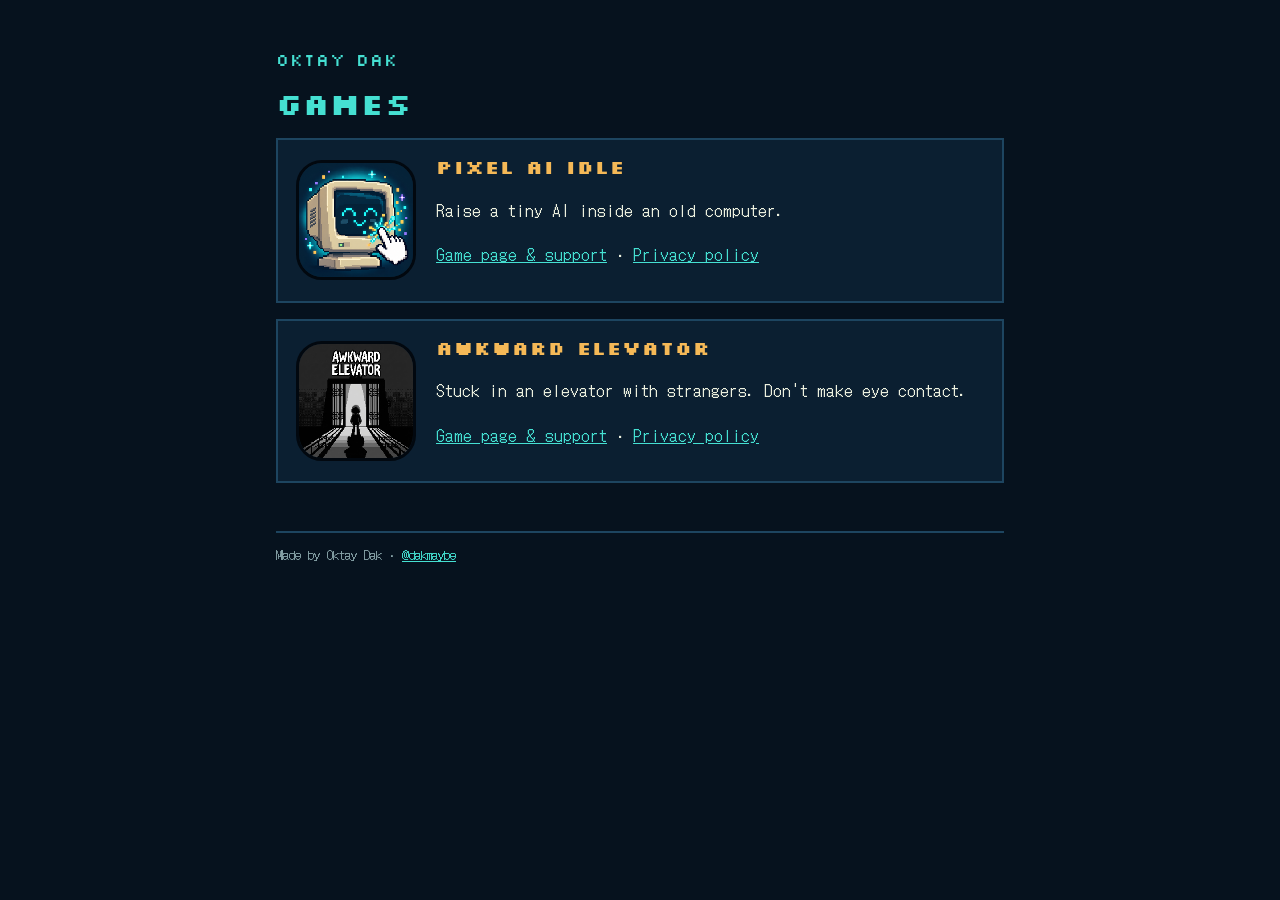
<file: index.html>
<!doctype html><html lang="en"><head><meta charset="utf-8"><meta name="viewport" content="width=device-width, initial-scale=1"><title>Oktay Dak — Games</title><link rel="preconnect" href="https://fonts.googleapis.com"><link rel="preconnect" href="https://fonts.gstatic.com" crossorigin><link href="https://fonts.googleapis.com/css2?family=DotGothic16&family=Silkscreen:wght@400;700&display=swap" rel="stylesheet"><link rel="stylesheet" href="/style.css"></head>
<body><main><p class="brand">OKTAY DAK</p><h1>Games</h1>
<div class="card hero"><img src="/pixel-ai-idle/icon.png" alt="Pixel AI Idle icon"><div><h2 style="margin-top:0">Pixel AI Idle</h2><p>Raise a tiny AI inside an old computer.</p><p><a href="/pixel-ai-idle/">Game page &amp; support</a> · <a href="/pixel-ai-idle/privacy/">Privacy policy</a></p></div></div>
<div class="card hero"><img src="/awkward-elevator/icon.png" alt="Awkward Elevator icon"><div><h2 style="margin-top:0">Awkward Elevator</h2><p>Stuck in an elevator with strangers. Don't make eye contact.</p><p><a href="/awkward-elevator/">Game page &amp; support</a> · <a href="/awkward-elevator/privacy/">Privacy policy</a></p></div></div>
<footer>Made by Oktay Dak · <a href="https://x.com/dakmaybe">@dakmaybe</a></footer></main></body></html>
</file>
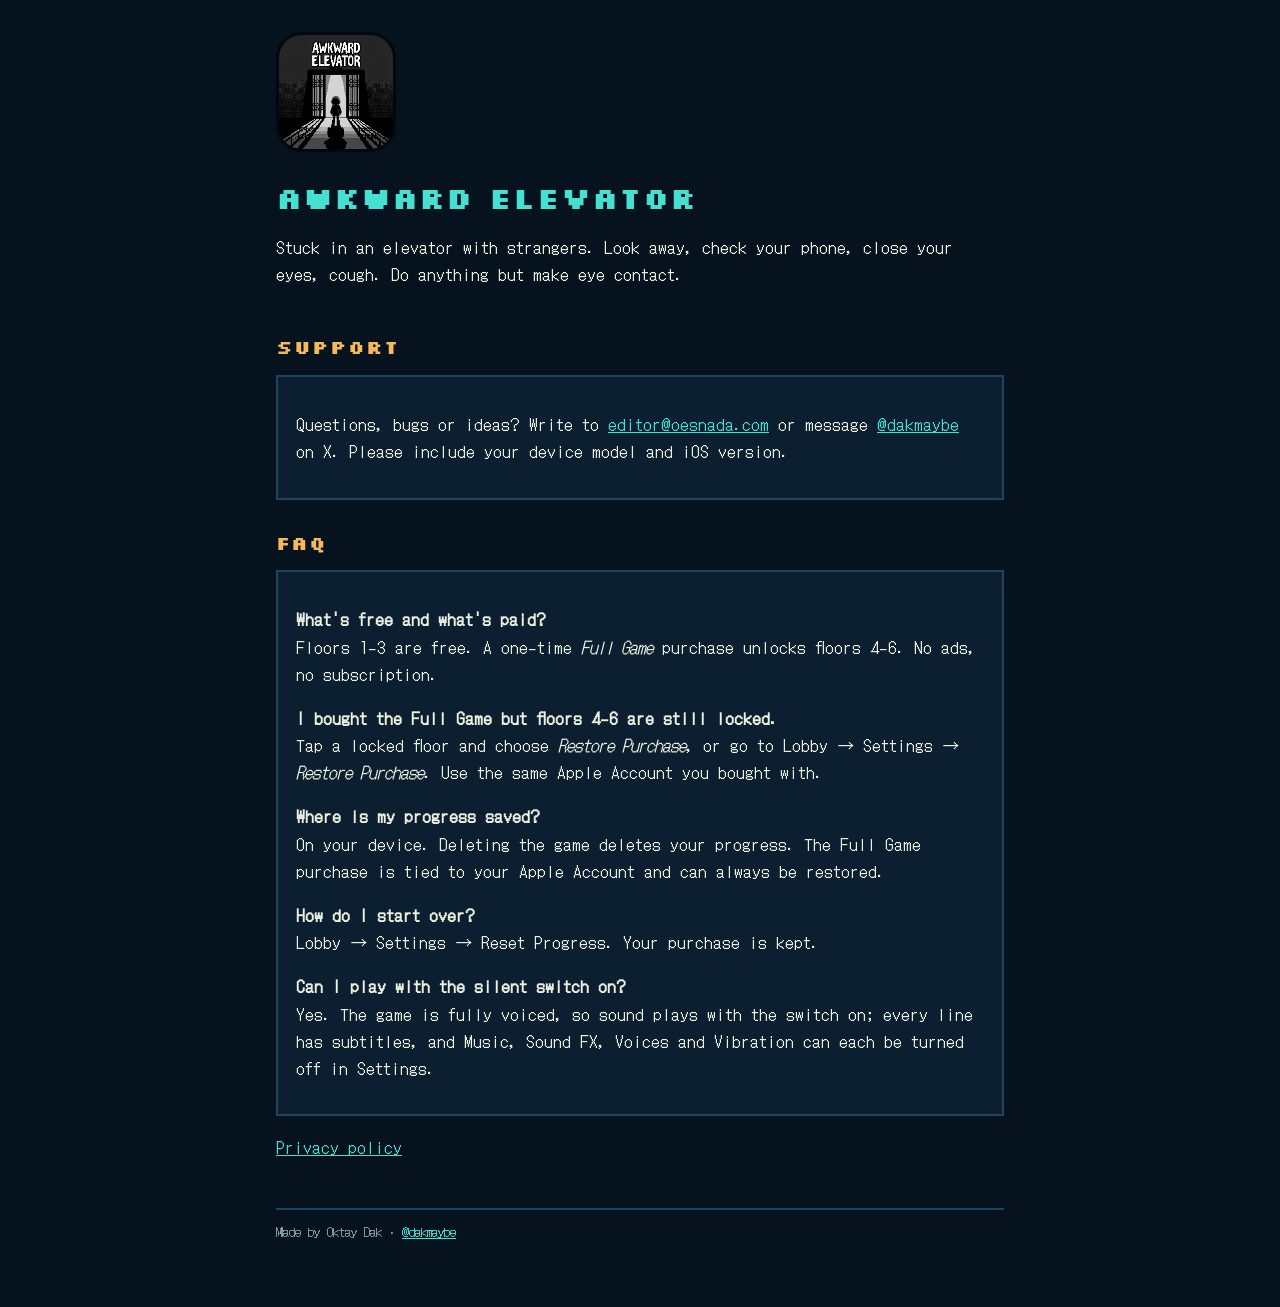
<file: awkward-elevator/index.html>
<!doctype html><html lang="en"><head><meta charset="utf-8"><meta name="viewport" content="width=device-width, initial-scale=1"><title>Awkward Elevator — Support</title><meta name="description" content="Awkward Elevator: stuck in an elevator with strangers. Don't make eye contact."><link rel="preconnect" href="https://fonts.googleapis.com"><link rel="preconnect" href="https://fonts.gstatic.com" crossorigin><link href="https://fonts.googleapis.com/css2?family=DotGothic16&family=Silkscreen:wght@400;700&display=swap" rel="stylesheet"><link rel="stylesheet" href="/style.css"></head>
<body><main>
<div class="hero"><img src="icon.png" alt="Awkward Elevator icon"><div><h1>AWKWARD ELEVATOR</h1><p>Stuck in an elevator with strangers. Look away, check your phone, close your eyes, cough. Do anything but make eye contact.</p></div></div>

<h2>Support</h2>
<div class="card">
<p>Questions, bugs or ideas? Write to <a href="mailto:editor@oesnada.com">editor@oesnada.com</a> or message <a href="https://x.com/dakmaybe">@dakmaybe</a> on X. Please include your device model and iOS version.</p>
</div>

<h2>FAQ</h2>
<div class="card">
<p><b>What's free and what's paid?</b><br>Floors 1-3 are free. A one-time <i>Full Game</i> purchase unlocks floors 4-6. No ads, no subscription.</p>
<p><b>I bought the Full Game but floors 4-6 are still locked.</b><br>Tap a locked floor and choose <i>Restore Purchase</i>, or go to Lobby → Settings → <i>Restore Purchase</i>. Use the same Apple Account you bought with.</p>
<p><b>Where is my progress saved?</b><br>On your device. Deleting the game deletes your progress. The Full Game purchase is tied to your Apple Account and can always be restored.</p>
<p><b>How do I start over?</b><br>Lobby → Settings → Reset Progress. Your purchase is kept.</p>
<p><b>Can I play with the silent switch on?</b><br>Yes. The game is fully voiced, so sound plays with the switch on; every line has subtitles, and Music, Sound FX, Voices and Vibration can each be turned off in Settings.</p>
</div>

<p><a href="privacy/">Privacy policy</a></p>
<footer>Made by Oktay Dak · <a href="https://x.com/dakmaybe">@dakmaybe</a></footer>
</main></body></html>
</file>
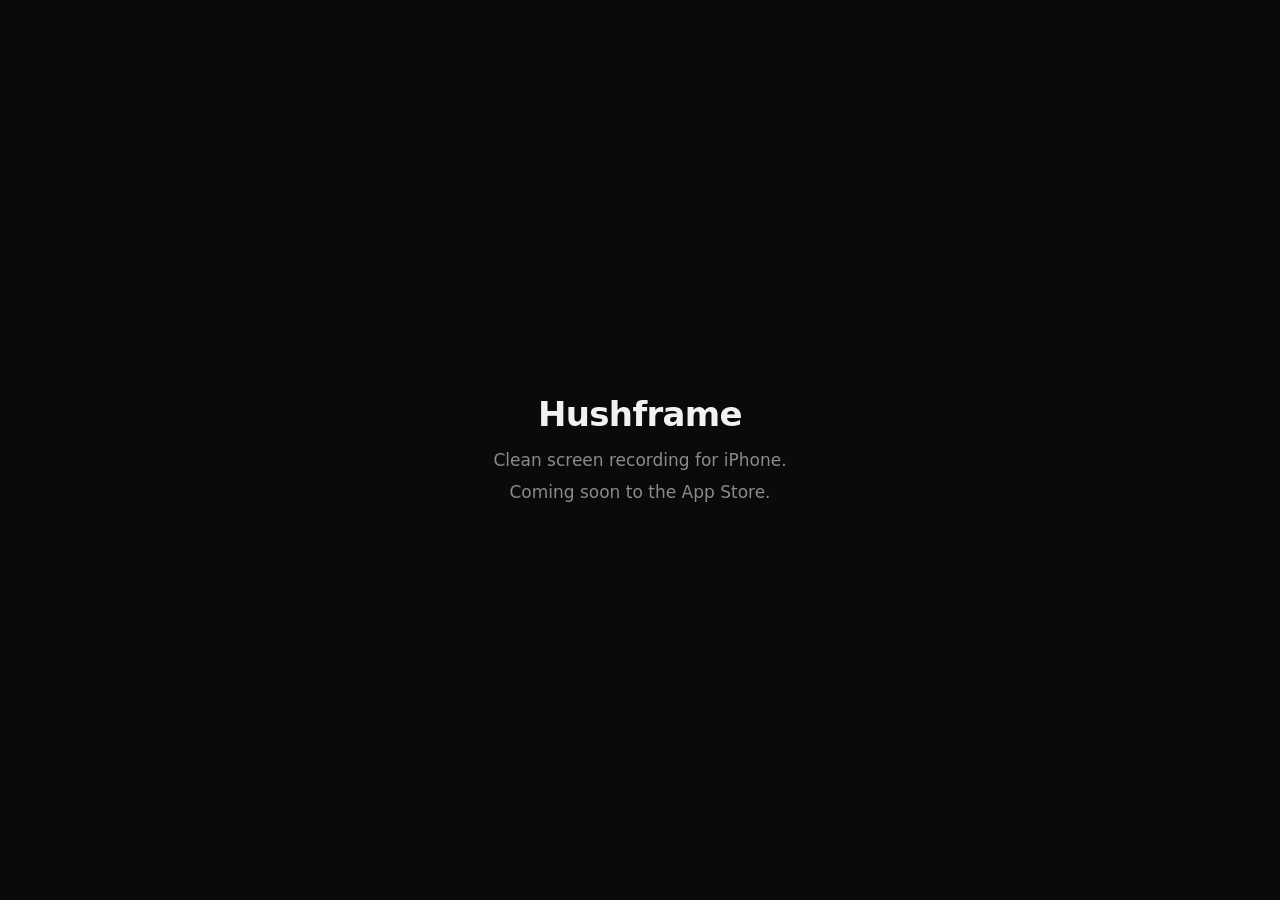
<file: hushframe/index.html>
<!doctype html><html lang="en"><head><meta charset="utf-8"><meta name="viewport" content="width=device-width, initial-scale=1">
<title>Hushframe</title><meta name="description" content="Clean screen recording for iPhone. No notifications, no status bar.">
<style>
:root{color-scheme:dark}body{margin:0;min-height:100vh;display:grid;place-items:center;background:#0A0A0B;color:#F2F2F2;font:17px/1.5 -apple-system,BlinkMacSystemFont,system-ui,sans-serif;padding:24px;box-sizing:border-box}
main{max-width:420px;text-align:center}h1{font-size:34px;letter-spacing:-.02em;margin:0 0 8px}p{color:#8A8A8F;margin:0 0 6px}
</style></head><body><main><h1>Hushframe</h1><p>Clean screen recording for iPhone.</p><p>Coming soon to the App Store.</p></main></body></html>
</file>
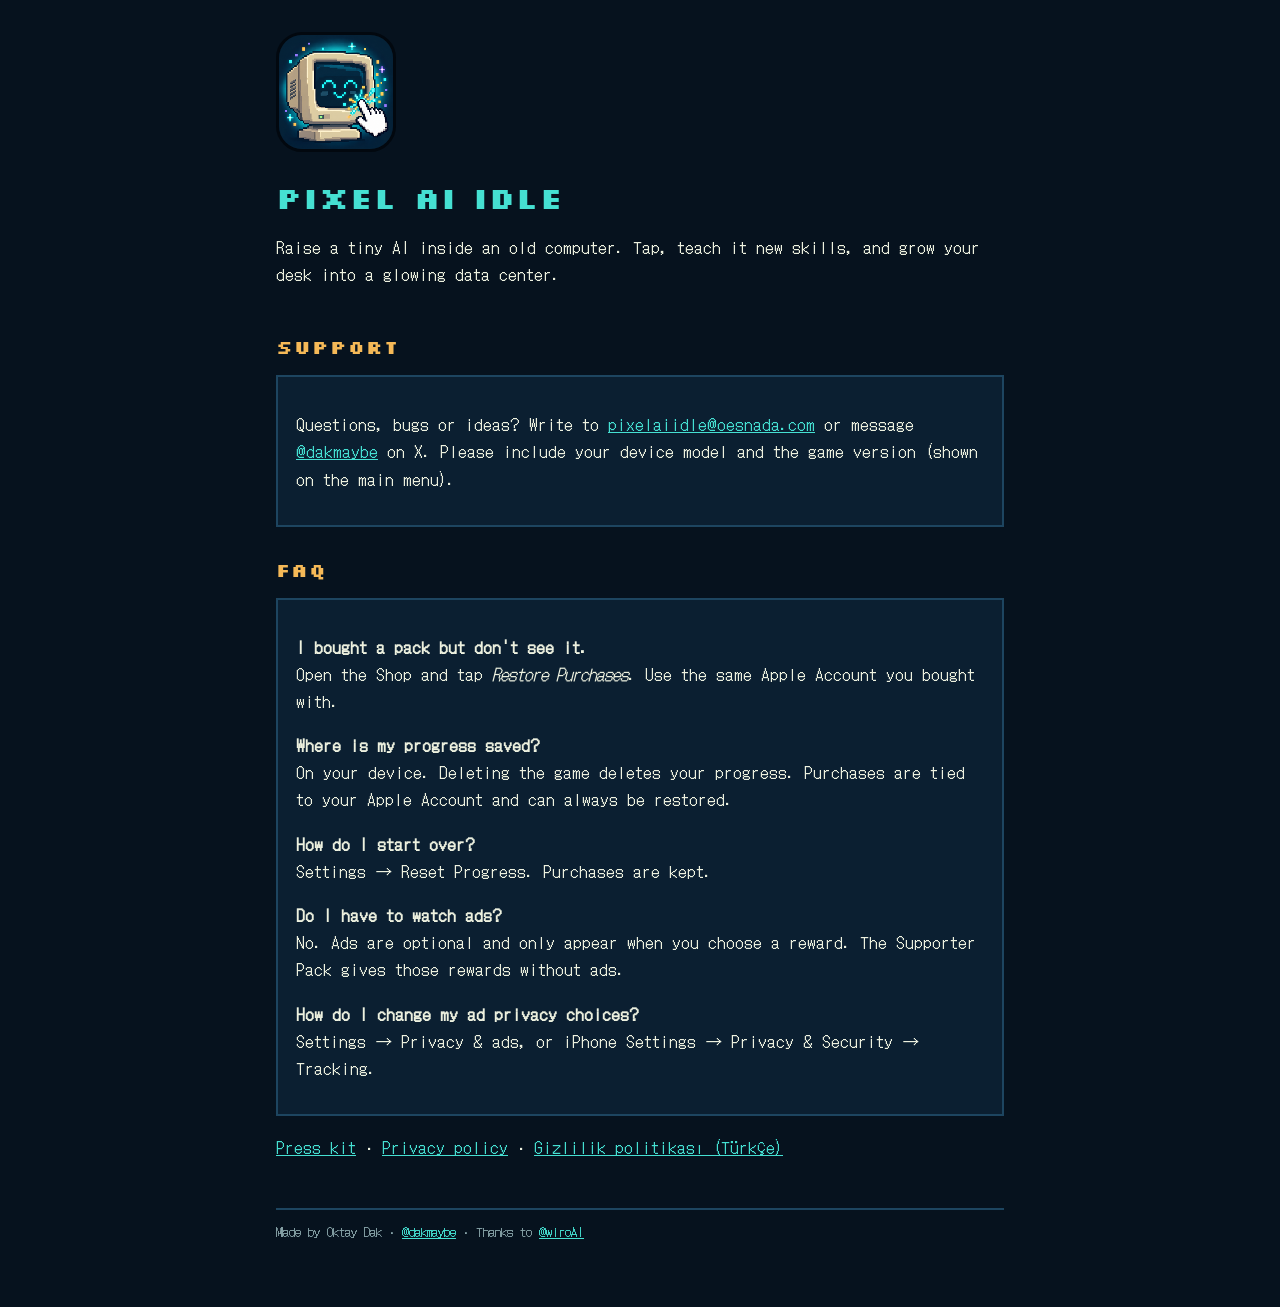
<file: pixel-ai-idle/index.html>
<!doctype html><html lang="en"><head><meta charset="utf-8"><meta name="viewport" content="width=device-width, initial-scale=1"><title>Pixel AI Idle — Support</title><meta name="description" content="Pixel AI Idle: raise a tiny AI inside an old computer. Support and contact."><link rel="preconnect" href="https://fonts.googleapis.com"><link rel="preconnect" href="https://fonts.gstatic.com" crossorigin><link href="https://fonts.googleapis.com/css2?family=DotGothic16&family=Silkscreen:wght@400;700&display=swap" rel="stylesheet"><link rel="stylesheet" href="/style.css"></head>
<body><main>
<div class="hero"><img src="icon.png" alt="Pixel AI Idle icon"><div><h1>PIXEL AI IDLE</h1><p>Raise a tiny AI inside an old computer. Tap, teach it new skills, and grow your desk into a glowing data center.</p></div></div>

<h2>Support</h2>
<div class="card">
<p>Questions, bugs or ideas? Write to <a href="mailto:pixelaiidle@oesnada.com">pixelaiidle@oesnada.com</a> or message <a href="https://x.com/dakmaybe">@dakmaybe</a> on X. Please include your device model and the game version (shown on the main menu).</p>
</div>

<h2>FAQ</h2>
<div class="card">
<p><b>I bought a pack but don't see it.</b><br>Open the Shop and tap <i>Restore Purchases</i>. Use the same Apple Account you bought with.</p>
<p><b>Where is my progress saved?</b><br>On your device. Deleting the game deletes your progress. Purchases are tied to your Apple Account and can always be restored.</p>
<p><b>How do I start over?</b><br>Settings → Reset Progress. Purchases are kept.</p>
<p><b>Do I have to watch ads?</b><br>No. Ads are optional and only appear when you choose a reward. The Supporter Pack gives those rewards without ads.</p>
<p><b>How do I change my ad privacy choices?</b><br>Settings → Privacy &amp; ads, or iPhone Settings → Privacy &amp; Security → Tracking.</p>
</div>

<p><a href="press/">Press kit</a> · <a href="privacy/">Privacy policy</a> · <a href="privacy/tr.html">Gizlilik politikası (Türkçe)</a></p>
<footer>Made by Oktay Dak · <a href="https://x.com/dakmaybe">@dakmaybe</a> · Thanks to <a href="https://x.com/wiroAI">@wiroAI</a></footer>
</main></body></html>
</file>
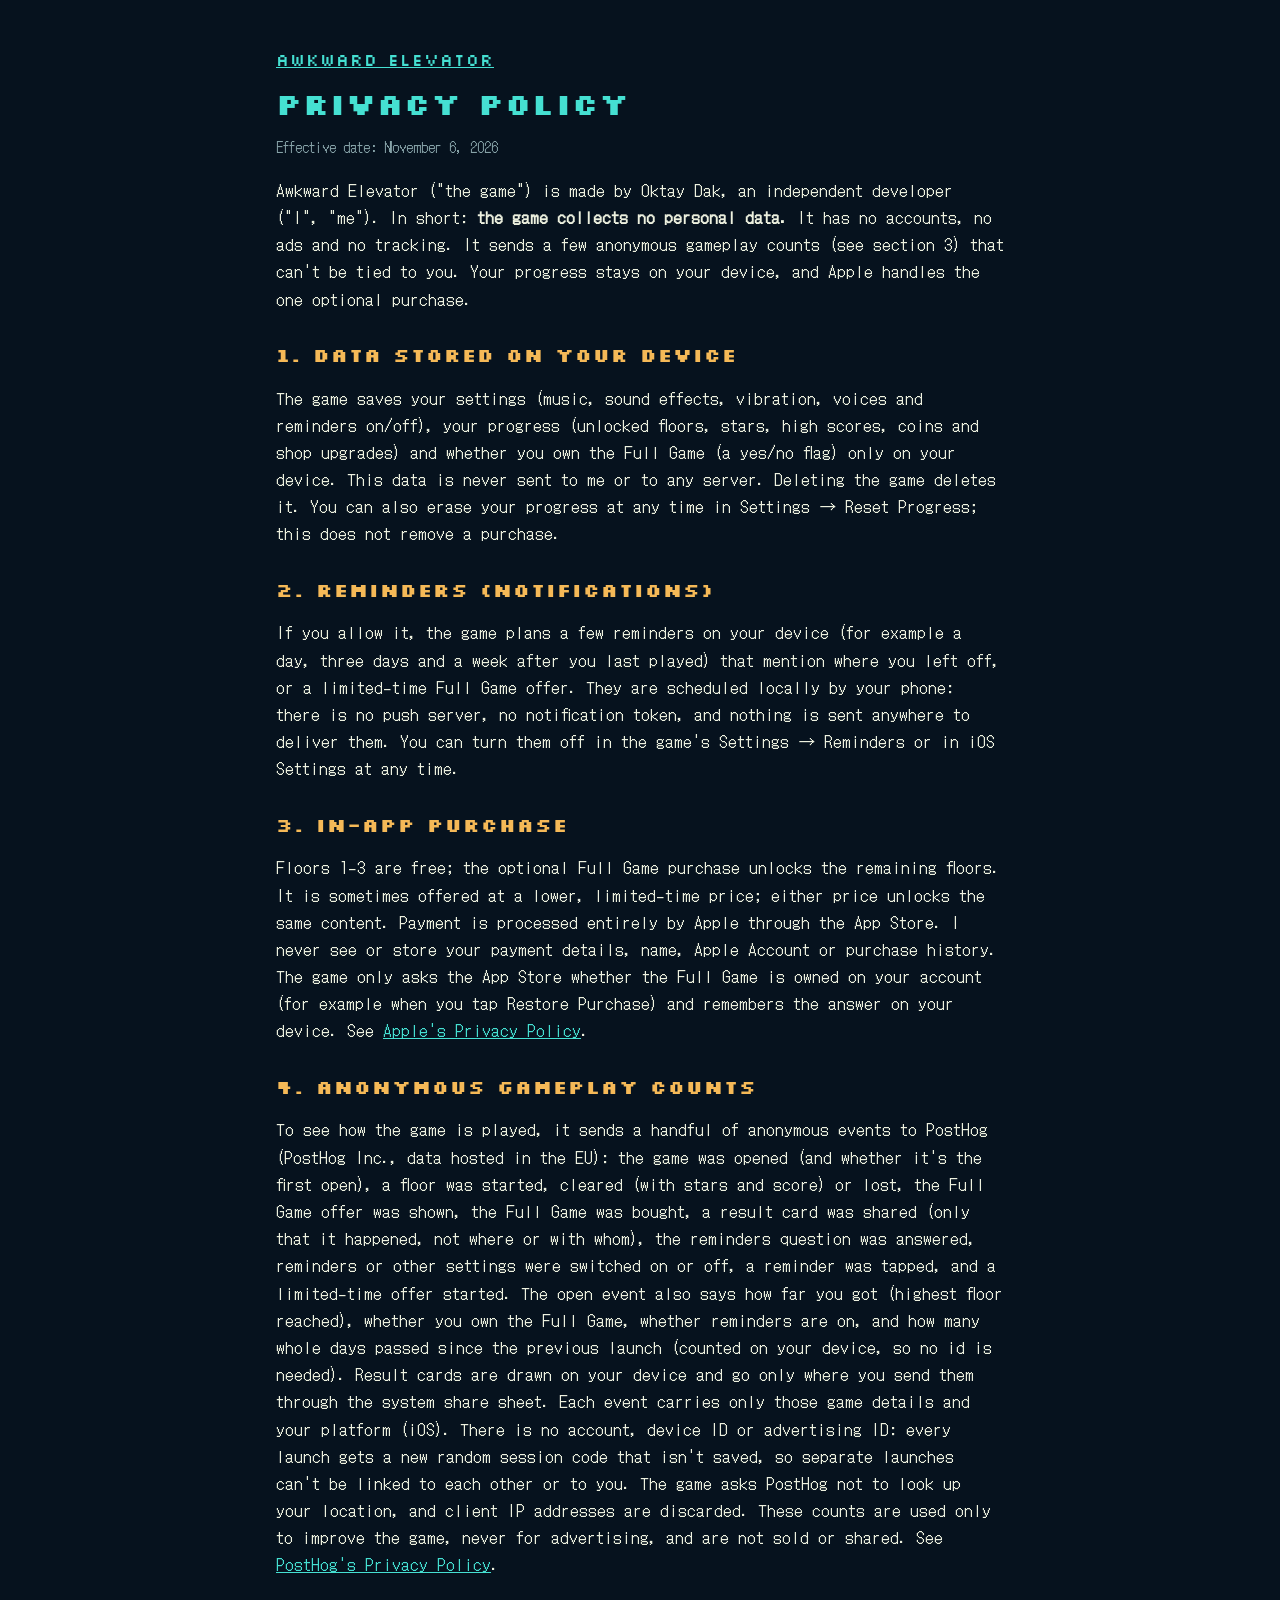
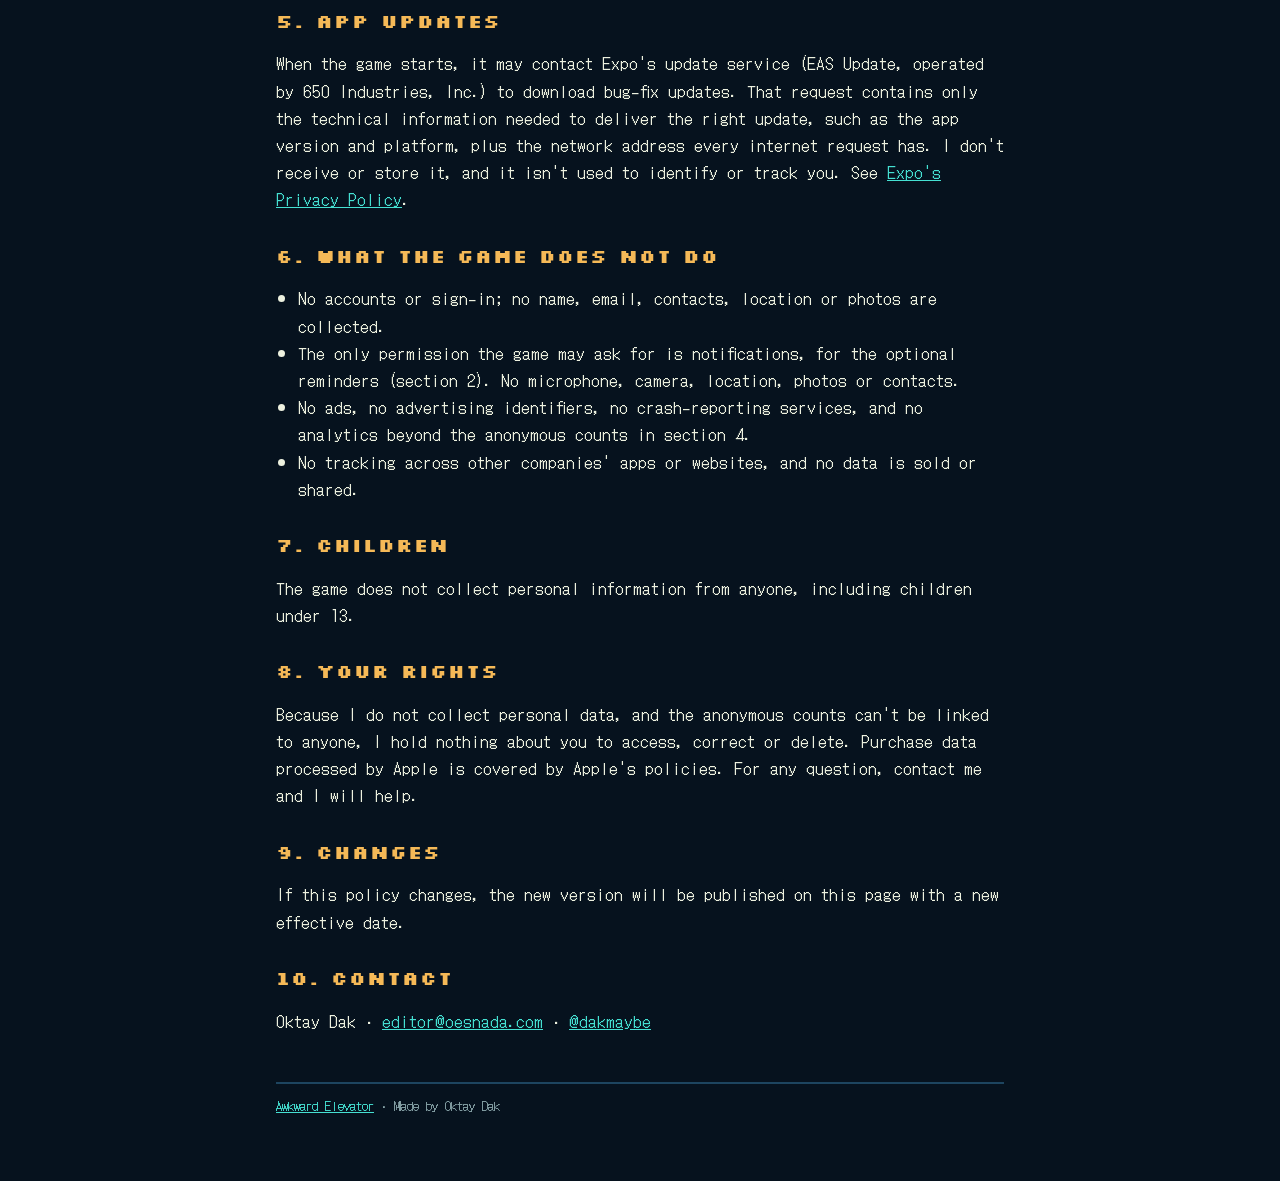
<file: awkward-elevator/privacy/index.html>
<!doctype html><html lang="en"><head><meta charset="utf-8"><meta name="viewport" content="width=device-width, initial-scale=1"><title>Awkward Elevator — Privacy Policy</title><meta name="description" content="Awkward Elevator: stuck in an elevator with strangers. Don't make eye contact."><link rel="preconnect" href="https://fonts.googleapis.com"><link rel="preconnect" href="https://fonts.gstatic.com" crossorigin><link href="https://fonts.googleapis.com/css2?family=DotGothic16&family=Silkscreen:wght@400;700&display=swap" rel="stylesheet"><link rel="stylesheet" href="/style.css"></head>
<body><main>
<p class="brand"><a href="../">AWKWARD ELEVATOR</a></p>
<h1>Privacy Policy</h1>
<p class="muted">Effective date: November 6, 2026</p>

<p>Awkward Elevator ("the game") is made by Oktay Dak, an independent developer ("I", "me"). In short: <b>the game collects no personal data.</b> It has no accounts, no ads and no tracking. It sends a few anonymous gameplay counts (see section 3) that can't be tied to you. Your progress stays on your device, and Apple handles the one optional purchase.</p>

<h2>1. Data stored on your device</h2>
<p>The game saves your settings (music, sound effects, vibration, voices and reminders on/off), your progress (unlocked floors, stars, high scores, coins and shop upgrades) and whether you own the Full Game (a yes/no flag) only on your device. This data is never sent to me or to any server. Deleting the game deletes it. You can also erase your progress at any time in Settings → Reset Progress; this does not remove a purchase.</p>

<h2>2. Reminders (notifications)</h2>
<p>If you allow it, the game plans a few reminders on your device (for example a day, three days and a week after you last played) that mention where you left off, or a limited-time Full Game offer. They are scheduled locally by your phone: there is no push server, no notification token, and nothing is sent anywhere to deliver them. You can turn them off in the game's Settings → Reminders or in iOS Settings at any time.</p>

<h2>3. In-app purchase</h2>
<p>Floors 1-3 are free; the optional Full Game purchase unlocks the remaining floors. It is sometimes offered at a lower, limited-time price; either price unlocks the same content. Payment is processed entirely by Apple through the App Store. I never see or store your payment details, name, Apple Account or purchase history. The game only asks the App Store whether the Full Game is owned on your account (for example when you tap Restore Purchase) and remembers the answer on your device. See <a href="https://www.apple.com/legal/privacy/">Apple's Privacy Policy</a>.</p>

<h2>4. Anonymous gameplay counts</h2>
<p>To see how the game is played, it sends a handful of anonymous events to PostHog (PostHog Inc., data hosted in the EU): the game was opened (and whether it's the first open), a floor was started, cleared (with stars and score) or lost, the Full Game offer was shown, the Full Game was bought, a result card was shared (only that it happened, not where or with whom), the reminders question was answered, reminders or other settings were switched on or off, a reminder was tapped, and a limited-time offer started. The open event also says how far you got (highest floor reached), whether you own the Full Game, whether reminders are on, and how many whole days passed since the previous launch (counted on your device, so no id is needed). Result cards are drawn on your device and go only where you send them through the system share sheet. Each event carries only those game details and your platform (iOS). There is no account, device ID or advertising ID: every launch gets a new random session code that isn't saved, so separate launches can't be linked to each other or to you. The game asks PostHog not to look up your location, and client IP addresses are discarded. These counts are used only to improve the game, never for advertising, and are not sold or shared. See <a href="https://posthog.com/privacy">PostHog's Privacy Policy</a>.</p>

<h2>5. App updates</h2>
<p>When the game starts, it may contact Expo's update service (EAS Update, operated by 650 Industries, Inc.) to download bug-fix updates. That request contains only the technical information needed to deliver the right update, such as the app version and platform, plus the network address every internet request has. I don't receive or store it, and it isn't used to identify or track you. See <a href="https://expo.dev/privacy">Expo's Privacy Policy</a>.</p>

<h2>6. What the game does not do</h2>
<ul>
<li>No accounts or sign-in; no name, email, contacts, location or photos are collected.</li>
<li>The only permission the game may ask for is notifications, for the optional reminders (section 2). No microphone, camera, location, photos or contacts.</li>
<li>No ads, no advertising identifiers, no crash-reporting services, and no analytics beyond the anonymous counts in section 4.</li>
<li>No tracking across other companies' apps or websites, and no data is sold or shared.</li>
</ul>

<h2>7. Children</h2>
<p>The game does not collect personal information from anyone, including children under 13.</p>

<h2>8. Your rights</h2>
<p>Because I do not collect personal data, and the anonymous counts can't be linked to anyone, I hold nothing about you to access, correct or delete. Purchase data processed by Apple is covered by Apple's policies. For any question, contact me and I will help.</p>

<h2>9. Changes</h2>
<p>If this policy changes, the new version will be published on this page with a new effective date.</p>

<h2>10. Contact</h2>
<p>Oktay Dak · <a href="mailto:editor@oesnada.com">editor@oesnada.com</a> · <a href="https://x.com/dakmaybe">@dakmaybe</a></p>
<footer><a href="../">Awkward Elevator</a> · Made by Oktay Dak</footer>
</main></body></html>
</file>
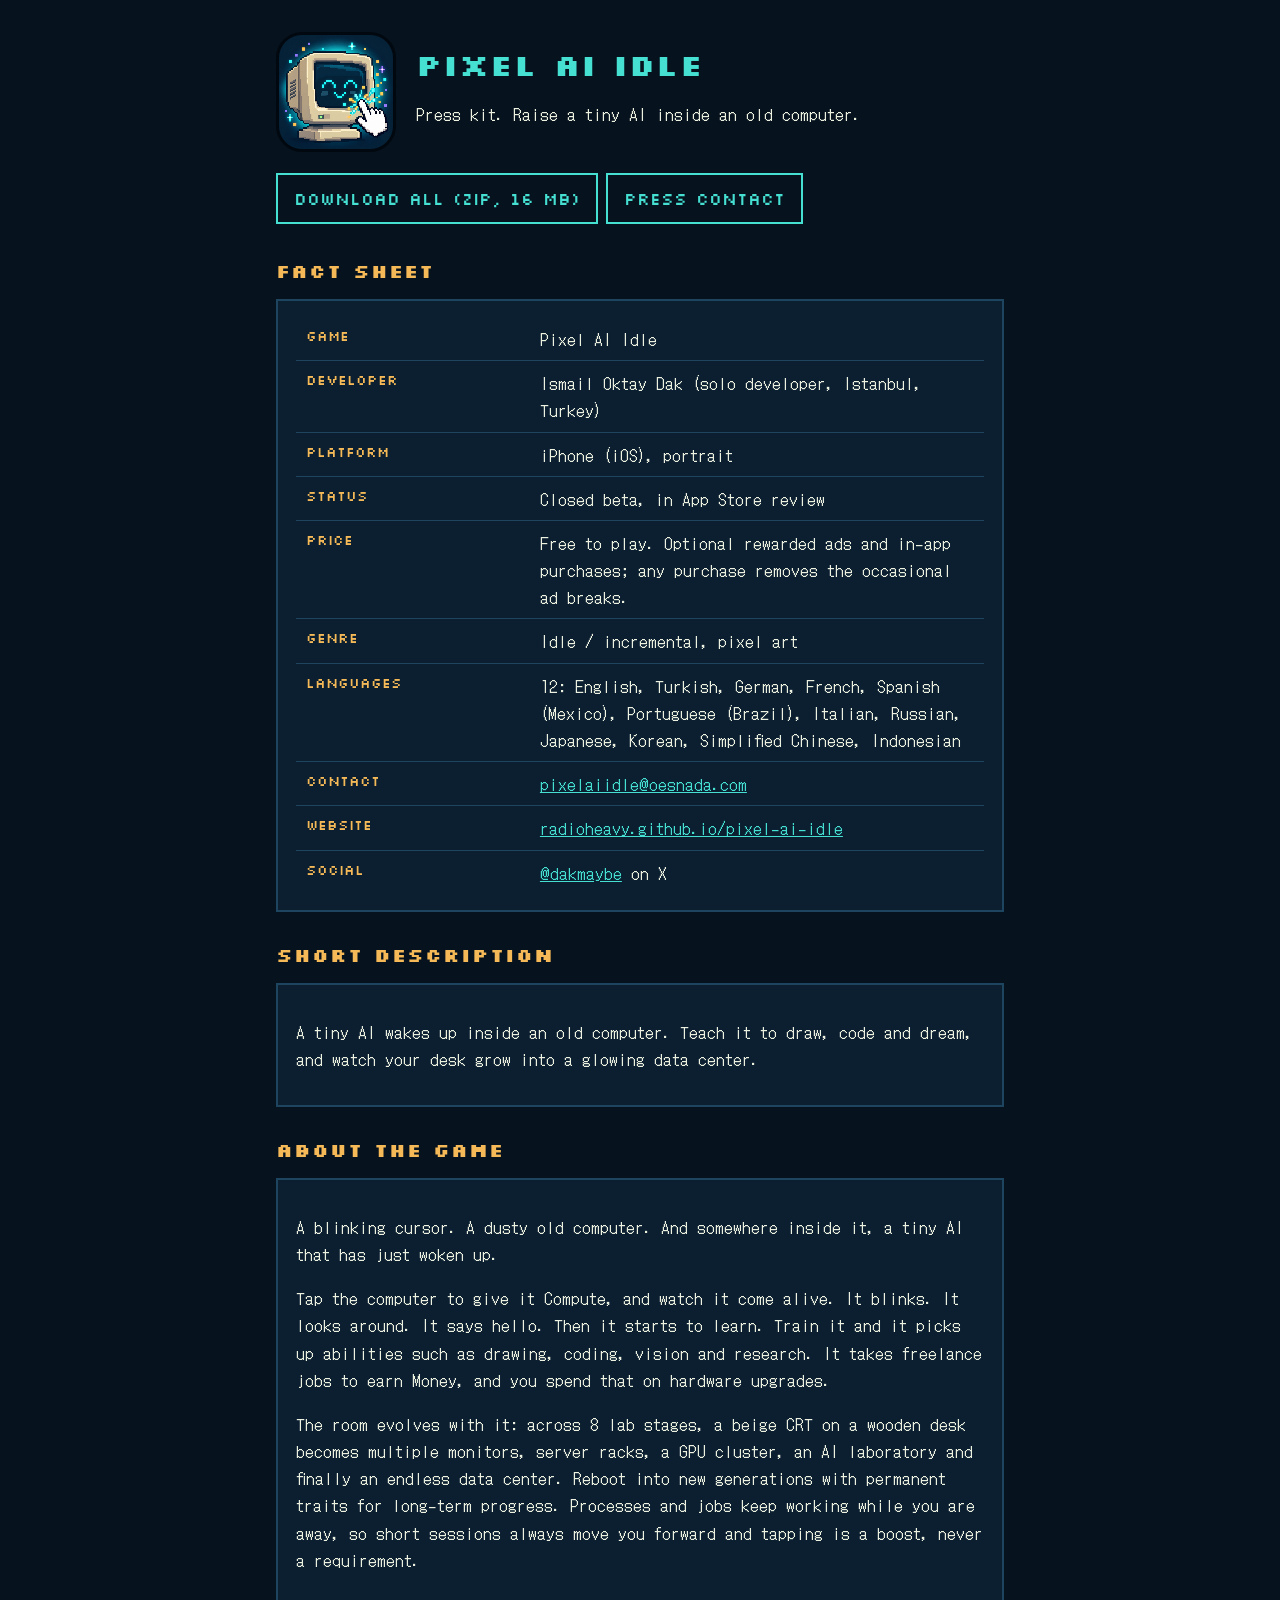
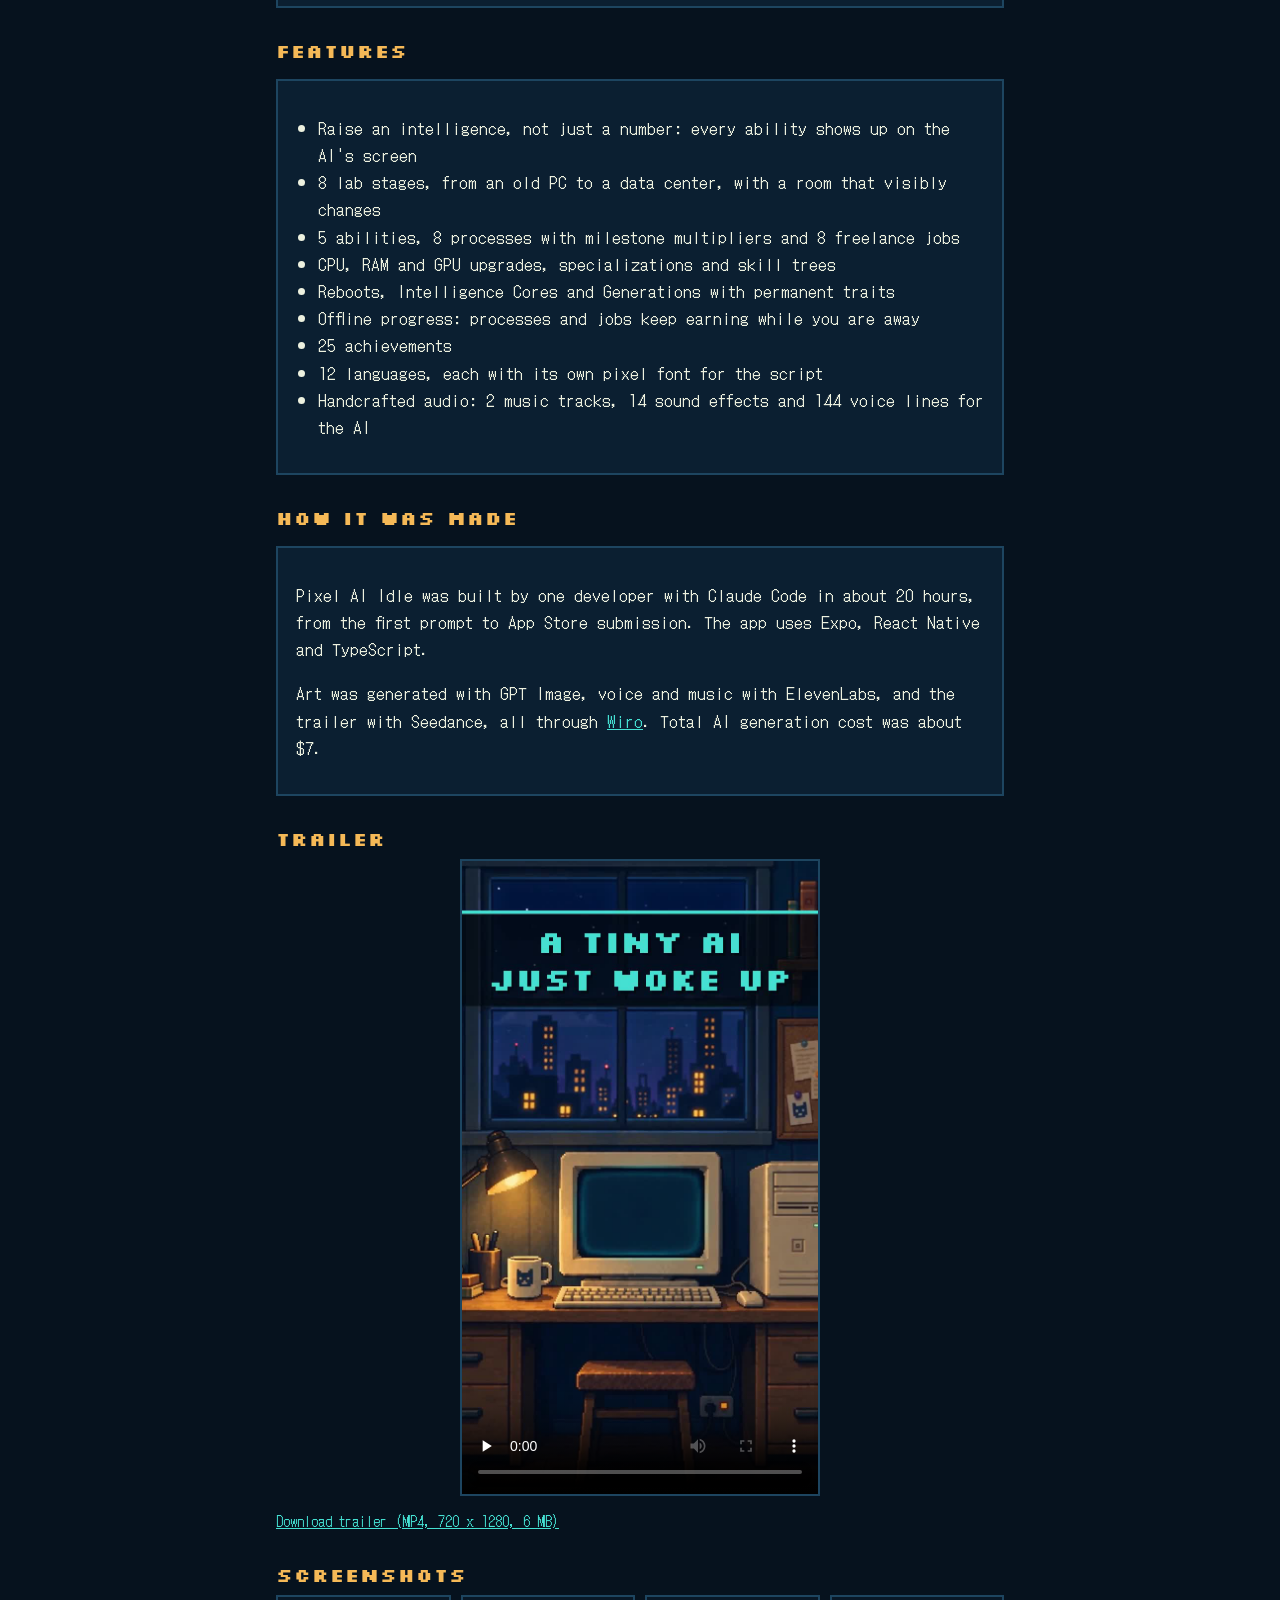
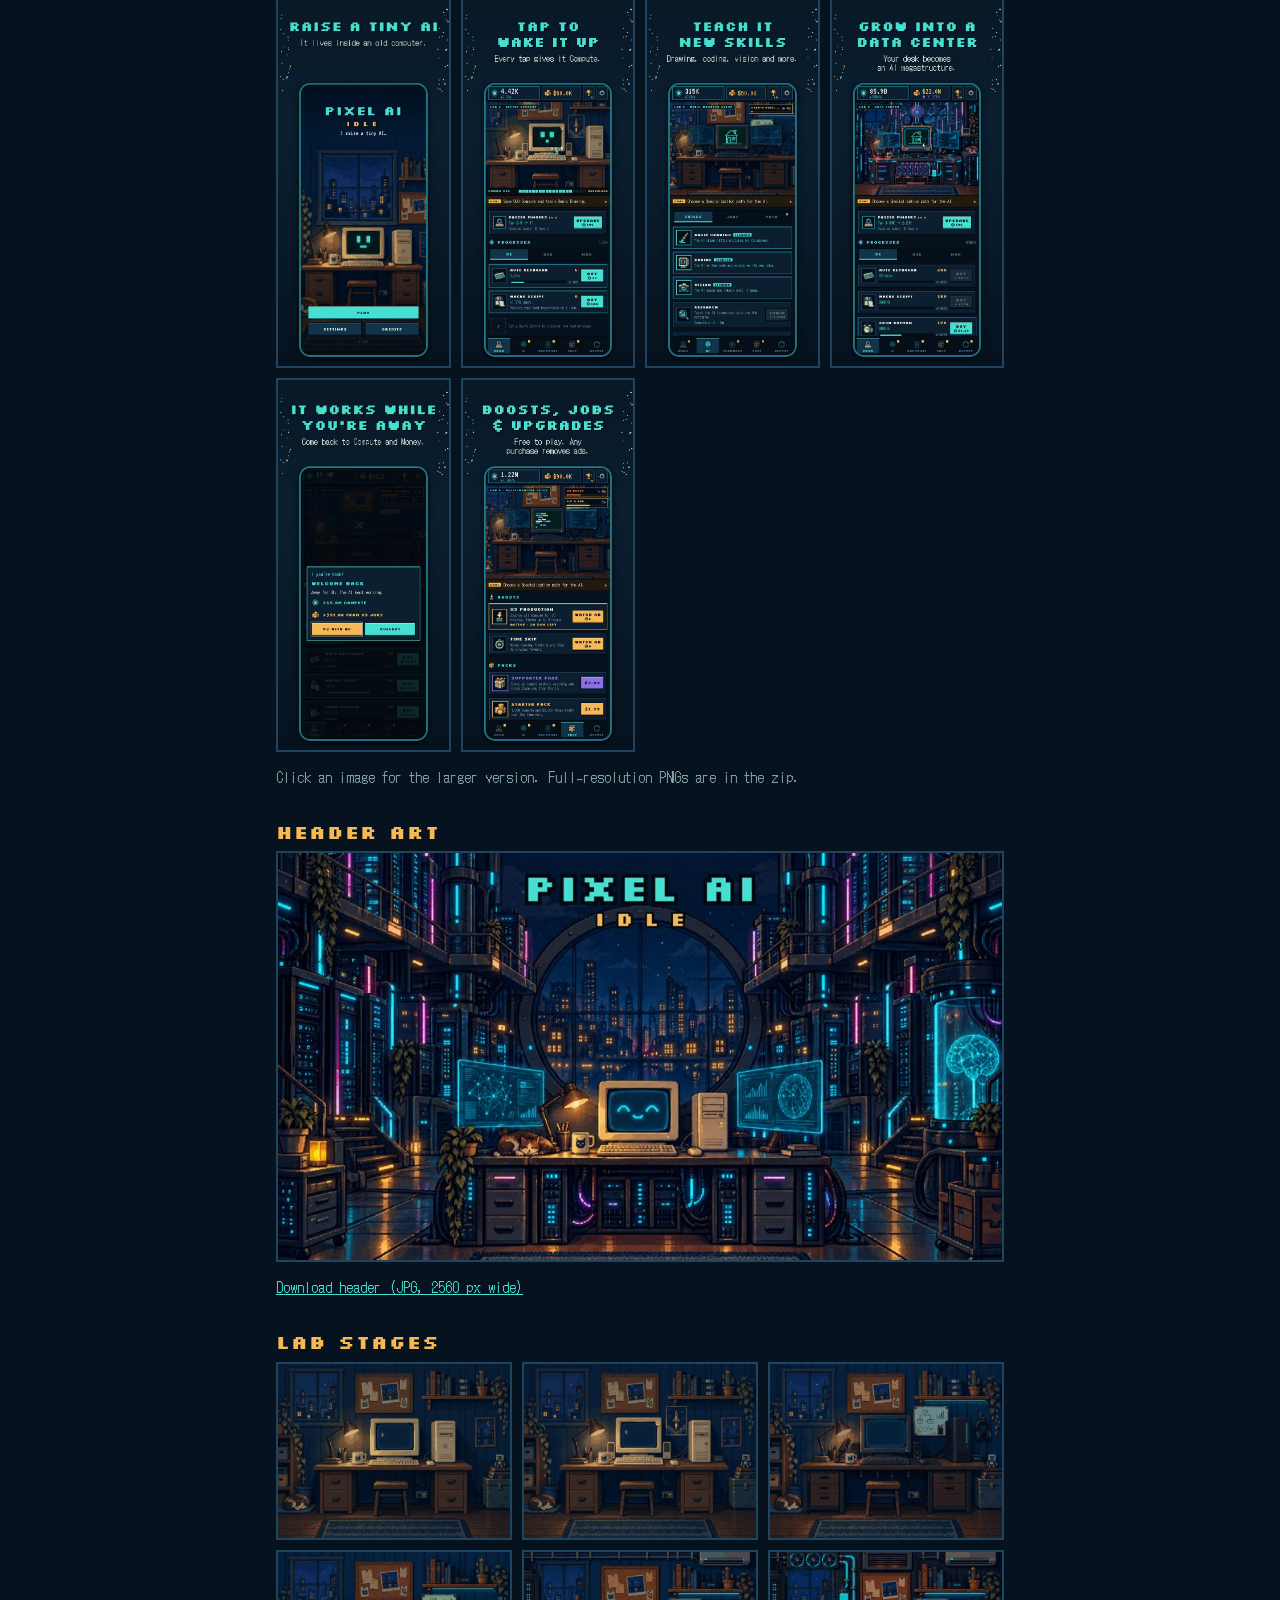
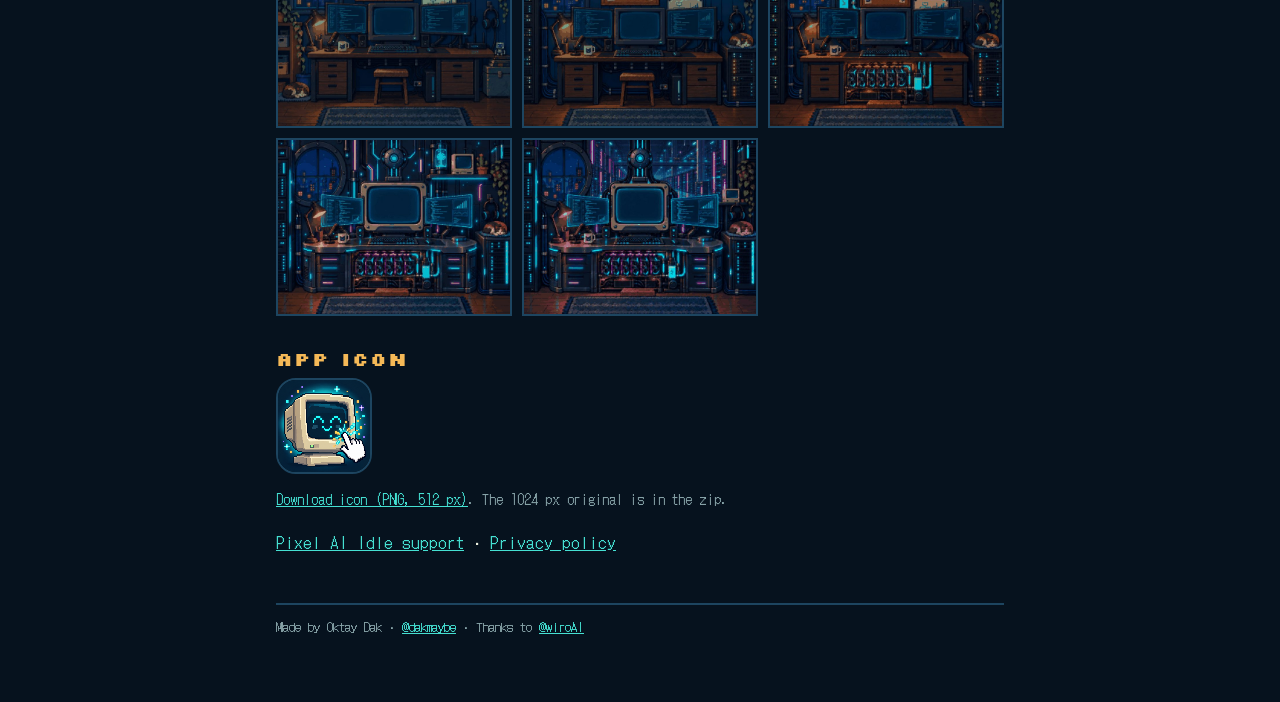
<file: pixel-ai-idle/press/index.html>
<!doctype html><html lang="en"><head><meta charset="utf-8"><meta name="viewport" content="width=device-width, initial-scale=1"><title>Pixel AI Idle — Press Kit</title><meta name="description" content="Press kit for Pixel AI Idle: fact sheet, descriptions, trailer, screenshots and art for an iPhone idle game about raising a tiny AI inside an old computer."><link rel="preconnect" href="https://fonts.googleapis.com"><link rel="preconnect" href="https://fonts.gstatic.com" crossorigin><link href="https://fonts.googleapis.com/css2?family=DotGothic16&family=Silkscreen:wght@400;700&display=swap" rel="stylesheet"><link rel="stylesheet" href="/style.css">
<style>
table{width:100%;border-collapse:collapse}th,td{text-align:left;vertical-align:top;padding:8px 10px;border-bottom:1px solid var(--line)}th{font-family:'Silkscreen',monospace;color:var(--amber);font-weight:400;font-size:14px;width:34%}tr:last-child th,tr:last-child td{border-bottom:0}
.grid{display:grid;gap:10px;grid-template-columns:repeat(auto-fill,minmax(150px,1fr))}.grid.wide{grid-template-columns:repeat(auto-fill,minmax(220px,1fr))}.grid img,video,.fw{display:block;width:100%;height:auto;border:2px solid var(--line);background:var(--navy)}.grid a{display:block}
video{max-width:360px;margin:0 auto}.btn{display:inline-block;font-family:'Silkscreen',monospace;border:2px solid var(--cyan);padding:10px 16px;text-decoration:none;margin:4px 8px 4px 0}.btn:hover{background:var(--cyan);color:var(--void)}
.ic{width:96px!important;border-radius:20px!important;image-rendering:pixelated}
</style></head>
<body><main>
<div class="hero"><img src="thumbs/icon.png" alt="Pixel AI Idle icon"><div><h1>PIXEL AI IDLE</h1><p>Press kit. Raise a tiny AI inside an old computer.</p></div></div>
<p><a class="btn" href="pixel-ai-idle-presskit.zip">Download all (zip, 16 MB)</a><a class="btn" href="mailto:pixelaiidle@oesnada.com">Press contact</a></p>

<h2>Fact sheet</h2>
<div class="card"><table>
<tr><th>Game</th><td>Pixel AI Idle</td></tr>
<tr><th>Developer</th><td>Ismail Oktay Dak (solo developer, Istanbul, Turkey)</td></tr>
<tr><th>Platform</th><td>iPhone (iOS), portrait</td></tr>
<tr><th>Status</th><td>Closed beta, in App Store review</td></tr>
<tr><th>Price</th><td>Free to play. Optional rewarded ads and in-app purchases; any purchase removes the occasional ad breaks.</td></tr>
<tr><th>Genre</th><td>Idle / incremental, pixel art</td></tr>
<tr><th>Languages</th><td>12: English, Turkish, German, French, Spanish (Mexico), Portuguese (Brazil), Italian, Russian, Japanese, Korean, Simplified Chinese, Indonesian</td></tr>
<tr><th>Contact</th><td><a href="mailto:pixelaiidle@oesnada.com">pixelaiidle@oesnada.com</a></td></tr>
<tr><th>Website</th><td><a href="https://radioheavy.github.io/pixel-ai-idle/">radioheavy.github.io/pixel-ai-idle</a></td></tr>
<tr><th>Social</th><td><a href="https://x.com/dakmaybe">@dakmaybe</a> on X</td></tr>
</table></div>

<h2>Short description</h2>
<div class="card"><p>A tiny AI wakes up inside an old computer. Teach it to draw, code and dream, and watch your desk grow into a glowing data center.</p></div>

<h2>About the game</h2>
<div class="card">
<p>A blinking cursor. A dusty old computer. And somewhere inside it, a tiny AI that has just woken up.</p>
<p>Tap the computer to give it Compute, and watch it come alive. It blinks. It looks around. It says hello. Then it starts to learn. Train it and it picks up abilities such as drawing, coding, vision and research. It takes freelance jobs to earn Money, and you spend that on hardware upgrades.</p>
<p>The room evolves with it: across 8 lab stages, a beige CRT on a wooden desk becomes multiple monitors, server racks, a GPU cluster, an AI laboratory and finally an endless data center. Reboot into new generations with permanent traits for long-term progress. Processes and jobs keep working while you are away, so short sessions always move you forward and tapping is a boost, never a requirement.</p>
</div>

<h2>Features</h2>
<div class="card"><ul>
<li>Raise an intelligence, not just a number: every ability shows up on the AI's screen</li>
<li>8 lab stages, from an old PC to a data center, with a room that visibly changes</li>
<li>5 abilities, 8 processes with milestone multipliers and 8 freelance jobs</li>
<li>CPU, RAM and GPU upgrades, specializations and skill trees</li>
<li>Reboots, Intelligence Cores and Generations with permanent traits</li>
<li>Offline progress: processes and jobs keep earning while you are away</li>
<li>25 achievements</li>
<li>12 languages, each with its own pixel font for the script</li>
<li>Handcrafted audio: 2 music tracks, 14 sound effects and 144 voice lines for the AI</li>
</ul></div>

<h2>How it was made</h2>
<div class="card">
<p>Pixel AI Idle was built by one developer with Claude Code in about 20 hours, from the first prompt to App Store submission. The app uses Expo, React Native and TypeScript.</p>
<p>Art was generated with GPT Image, voice and music with ElevenLabs, and the trailer with Seedance, all through <a href="https://x.com/wiroAI">Wiro</a>. Total AI generation cost was about $7.</p>
</div>

<h2>Trailer</h2>
<video controls preload="none" playsinline poster="trailer_poster.jpg" src="pixel_ai_idle_trailer_en.mp4"></video>
<p class="muted"><a href="pixel_ai_idle_trailer_en.mp4">Download trailer (MP4, 720 x 1280, 6 MB)</a></p>

<h2>Screenshots</h2>
<div class="grid"><a href="thumbs/1_title.jpg"><img src="thumbs/1_title.jpg" alt="Screenshot: Title screen" loading="lazy"></a><a href="thumbs/2_tap.jpg"><img src="thumbs/2_tap.jpg" alt="Screenshot: Tap to compute" loading="lazy"></a><a href="thumbs/3_skills.jpg"><img src="thumbs/3_skills.jpg" alt="Screenshot: Skills" loading="lazy"></a><a href="thumbs/4_datacenter.jpg"><img src="thumbs/4_datacenter.jpg" alt="Screenshot: Data center" loading="lazy"></a><a href="thumbs/5_offline.jpg"><img src="thumbs/5_offline.jpg" alt="Screenshot: Offline progress" loading="lazy"></a><a href="thumbs/6_shop.jpg"><img src="thumbs/6_shop.jpg" alt="Screenshot: Shop" loading="lazy"></a></div>
<p class="muted">Click an image for the larger version. Full-resolution PNGs are in the zip.</p>

<h2>Header art</h2>
<a href="header_wide_2560.jpg"><img class="fw" src="thumbs/header_wide.jpg" alt="Pixel AI Idle header art" loading="lazy"></a>
<p class="muted"><a href="header_wide_2560.jpg">Download header (JPG, 2560 px wide)</a></p>

<h2>Lab stages</h2>
<div class="grid wide"><a href="thumbs/stage_1_old_pc.jpg"><img src="thumbs/stage_1_old_pc.jpg" alt="Lab stage 1: Old PC" loading="lazy"></a><a href="thumbs/stage_2_desktop.jpg"><img src="thumbs/stage_2_desktop.jpg" alt="Lab stage 2: Desktop" loading="lazy"></a><a href="thumbs/stage_3_workstation.jpg"><img src="thumbs/stage_3_workstation.jpg" alt="Lab stage 3: Workstation" loading="lazy"></a><a href="thumbs/stage_4_multi_monitor.jpg"><img src="thumbs/stage_4_multi_monitor.jpg" alt="Lab stage 4: Multi monitor" loading="lazy"></a><a href="thumbs/stage_5_server_rack.jpg"><img src="thumbs/stage_5_server_rack.jpg" alt="Lab stage 5: Server rack" loading="lazy"></a><a href="thumbs/stage_6_gpu_cluster.jpg"><img src="thumbs/stage_6_gpu_cluster.jpg" alt="Lab stage 6: GPU cluster" loading="lazy"></a><a href="thumbs/stage_7_ai_lab.jpg"><img src="thumbs/stage_7_ai_lab.jpg" alt="Lab stage 7: AI lab" loading="lazy"></a><a href="thumbs/stage_8_data_center.jpg"><img src="thumbs/stage_8_data_center.jpg" alt="Lab stage 8: Data center" loading="lazy"></a></div>

<h2>App icon</h2>
<div class="grid" style="grid-template-columns:96px"><a href="thumbs/icon.png"><img class="ic" src="thumbs/icon.png" alt="App icon"></a></div>
<p class="muted"><a href="thumbs/icon.png">Download icon (PNG, 512 px)</a>. The 1024 px original is in the zip.</p>

<p><a href="../">Pixel AI Idle support</a> · <a href="../privacy/">Privacy policy</a></p>
<footer>Made by Oktay Dak · <a href="https://x.com/dakmaybe">@dakmaybe</a> · Thanks to <a href="https://x.com/wiroAI">@wiroAI</a></footer>
</main></body></html>
</file>
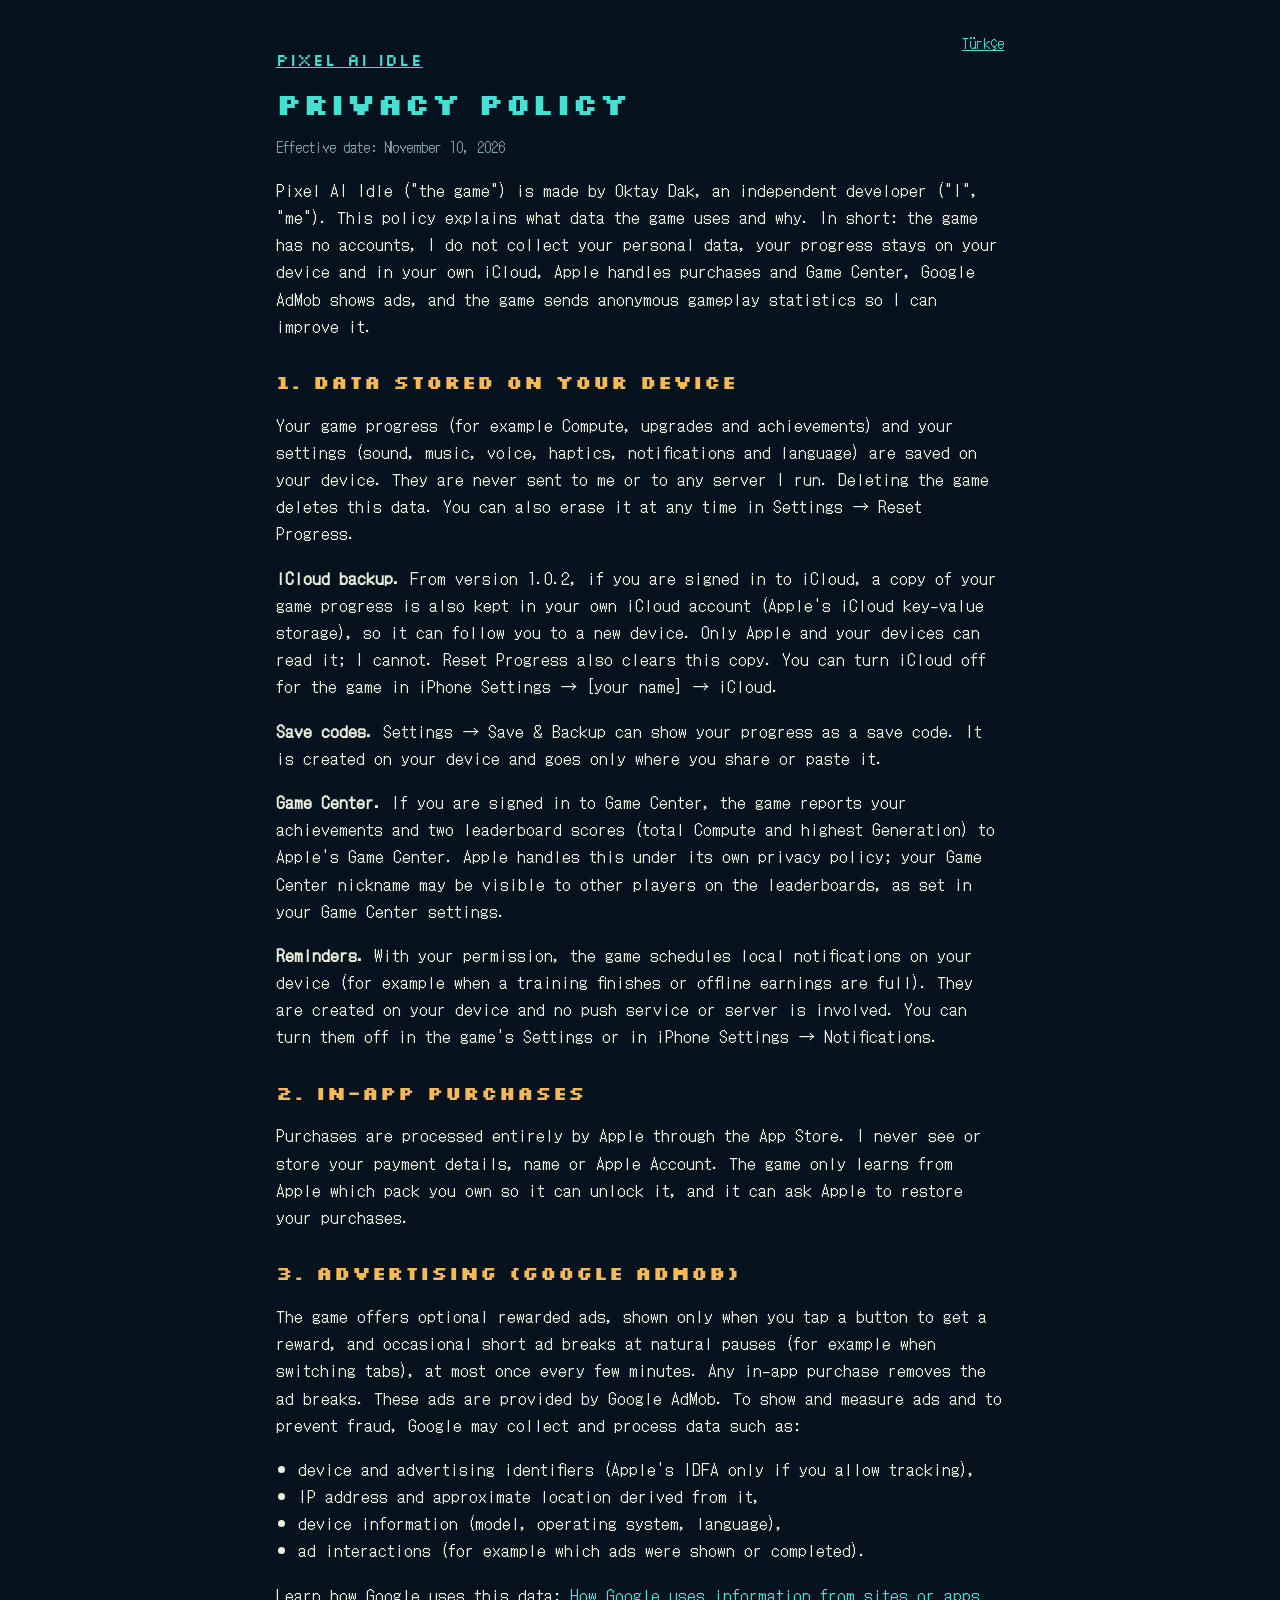
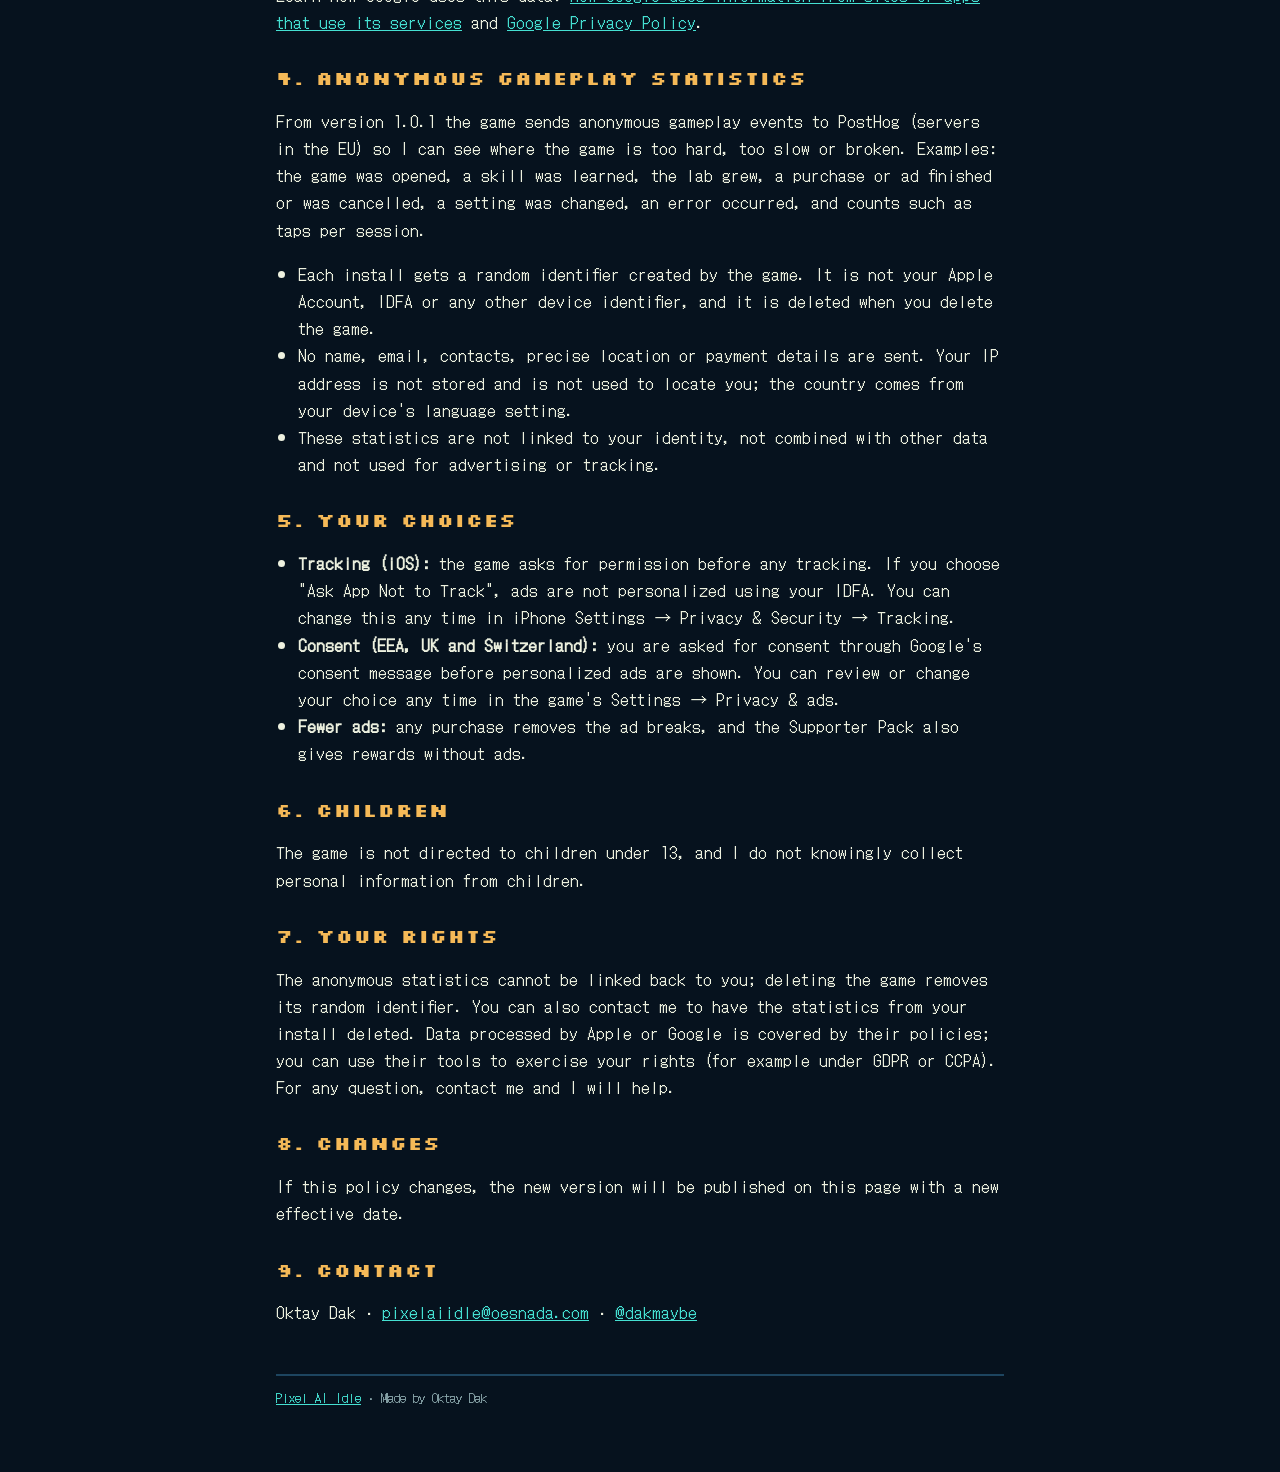
<file: pixel-ai-idle/privacy/index.html>
<!doctype html><html lang="en"><head><meta charset="utf-8"><meta name="viewport" content="width=device-width, initial-scale=1"><title>Pixel AI Idle — Privacy Policy</title><link rel="preconnect" href="https://fonts.googleapis.com"><link rel="preconnect" href="https://fonts.gstatic.com" crossorigin><link href="https://fonts.googleapis.com/css2?family=DotGothic16&family=Silkscreen:wght@400;700&display=swap" rel="stylesheet"><link rel="stylesheet" href="/style.css"></head>
<body><main>
<a class="lang" href="tr.html">Türkçe</a>
<p class="brand"><a href="../">PIXEL AI IDLE</a></p>
<h1>Privacy Policy</h1>
<p class="muted">Effective date: November 10, 2026</p>

<p>Pixel AI Idle ("the game") is made by Oktay Dak, an independent developer ("I", "me"). This policy explains what data the game uses and why. In short: the game has no accounts, I do not collect your personal data, your progress stays on your device and in your own iCloud, Apple handles purchases and Game Center, Google AdMob shows ads, and the game sends anonymous gameplay statistics so I can improve it.</p>

<h2>1. Data stored on your device</h2>
<p>Your game progress (for example Compute, upgrades and achievements) and your settings (sound, music, voice, haptics, notifications and language) are saved on your device. They are never sent to me or to any server I run. Deleting the game deletes this data. You can also erase it at any time in Settings → Reset Progress.</p>
<p><strong>iCloud backup.</strong> From version 1.0.2, if you are signed in to iCloud, a copy of your game progress is also kept in your own iCloud account (Apple's iCloud key-value storage), so it can follow you to a new device. Only Apple and your devices can read it; I cannot. Reset Progress also clears this copy. You can turn iCloud off for the game in iPhone Settings → [your name] → iCloud.</p>
<p><strong>Save codes.</strong> Settings → Save &amp; Backup can show your progress as a save code. It is created on your device and goes only where you share or paste it.</p>
<p><strong>Game Center.</strong> If you are signed in to Game Center, the game reports your achievements and two leaderboard scores (total Compute and highest Generation) to Apple's Game Center. Apple handles this under its own privacy policy; your Game Center nickname may be visible to other players on the leaderboards, as set in your Game Center settings.</p>
<p><strong>Reminders.</strong> With your permission, the game schedules local notifications on your device (for example when a training finishes or offline earnings are full). They are created on your device and no push service or server is involved. You can turn them off in the game's Settings or in iPhone Settings → Notifications.</p>

<h2>2. In-app purchases</h2>
<p>Purchases are processed entirely by Apple through the App Store. I never see or store your payment details, name or Apple Account. The game only learns from Apple which pack you own so it can unlock it, and it can ask Apple to restore your purchases.</p>

<h2>3. Advertising (Google AdMob)</h2>
<p>The game offers optional rewarded ads, shown only when you tap a button to get a reward, and occasional short ad breaks at natural pauses (for example when switching tabs), at most once every few minutes. Any in-app purchase removes the ad breaks. These ads are provided by Google AdMob. To show and measure ads and to prevent fraud, Google may collect and process data such as:</p>
<ul>
<li>device and advertising identifiers (Apple's IDFA only if you allow tracking),</li>
<li>IP address and approximate location derived from it,</li>
<li>device information (model, operating system, language),</li>
<li>ad interactions (for example which ads were shown or completed).</li>
</ul>
<p>Learn how Google uses this data: <a href="https://policies.google.com/technologies/partner-sites">How Google uses information from sites or apps that use its services</a> and <a href="https://policies.google.com/privacy">Google Privacy Policy</a>.</p>

<h2>4. Anonymous gameplay statistics</h2>
<p>From version 1.0.1 the game sends anonymous gameplay events to PostHog (servers in the EU) so I can see where the game is too hard, too slow or broken. Examples: the game was opened, a skill was learned, the lab grew, a purchase or ad finished or was cancelled, a setting was changed, an error occurred, and counts such as taps per session.</p>
<ul>
<li>Each install gets a random identifier created by the game. It is not your Apple Account, IDFA or any other device identifier, and it is deleted when you delete the game.</li>
<li>No name, email, contacts, precise location or payment details are sent. Your IP address is not stored and is not used to locate you; the country comes from your device's language setting.</li>
<li>These statistics are not linked to your identity, not combined with other data and not used for advertising or tracking.</li>
</ul>
<h2>5. Your choices</h2>
<ul>
<li><b>Tracking (iOS):</b> the game asks for permission before any tracking. If you choose "Ask App Not to Track", ads are not personalized using your IDFA. You can change this any time in iPhone Settings → Privacy &amp; Security → Tracking.</li>
<li><b>Consent (EEA, UK and Switzerland):</b> you are asked for consent through Google's consent message before personalized ads are shown. You can review or change your choice any time in the game's Settings → Privacy &amp; ads.</li>
<li><b>Fewer ads:</b> any purchase removes the ad breaks, and the Supporter Pack also gives rewards without ads.</li>
</ul>

<h2>6. Children</h2>
<p>The game is not directed to children under 13, and I do not knowingly collect personal information from children.</p>

<h2>7. Your rights</h2>
<p>The anonymous statistics cannot be linked back to you; deleting the game removes its random identifier. You can also contact me to have the statistics from your install deleted. Data processed by Apple or Google is covered by their policies; you can use their tools to exercise your rights (for example under GDPR or CCPA). For any question, contact me and I will help.</p>

<h2>8. Changes</h2>
<p>If this policy changes, the new version will be published on this page with a new effective date.</p>

<h2>9. Contact</h2>
<p>Oktay Dak · <a href="mailto:pixelaiidle@oesnada.com">pixelaiidle@oesnada.com</a> · <a href="https://x.com/dakmaybe">@dakmaybe</a></p>
<footer><a href="../">Pixel AI Idle</a> · Made by Oktay Dak</footer>
</main></body></html>
</file>
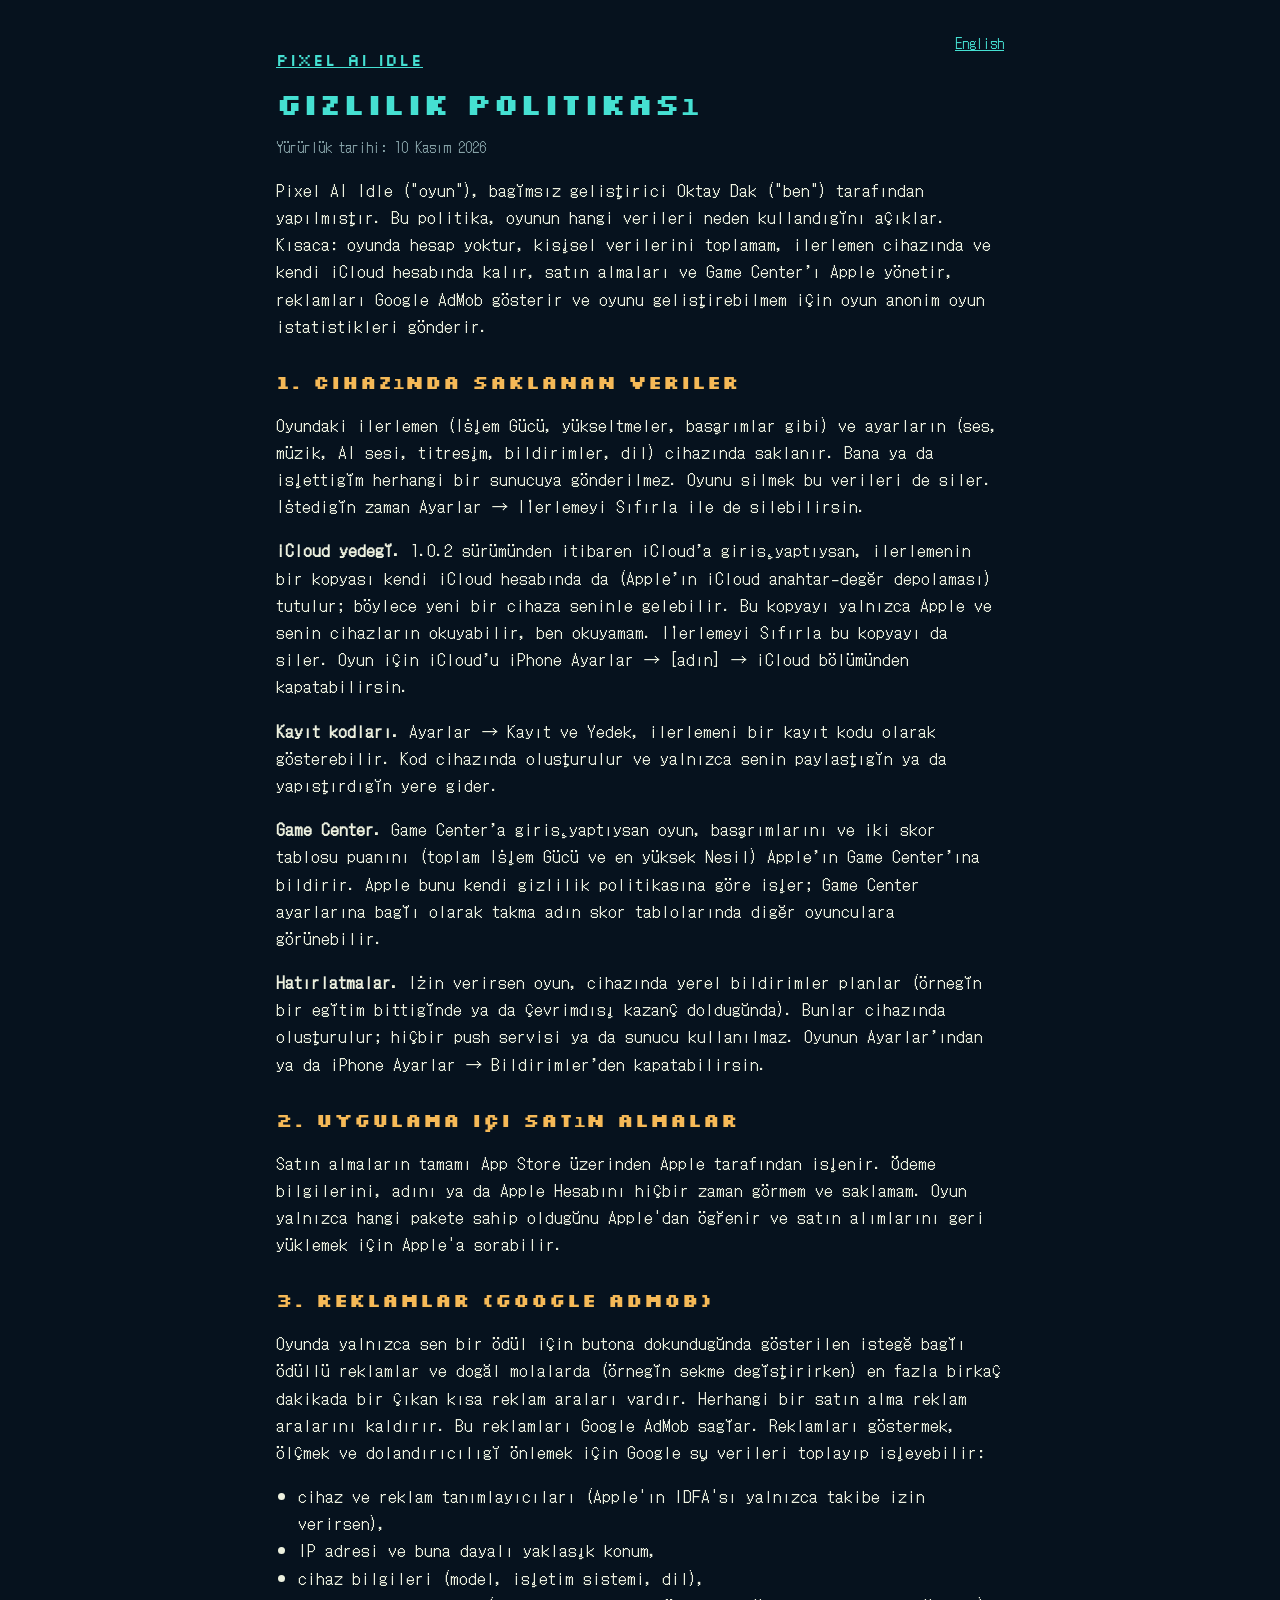
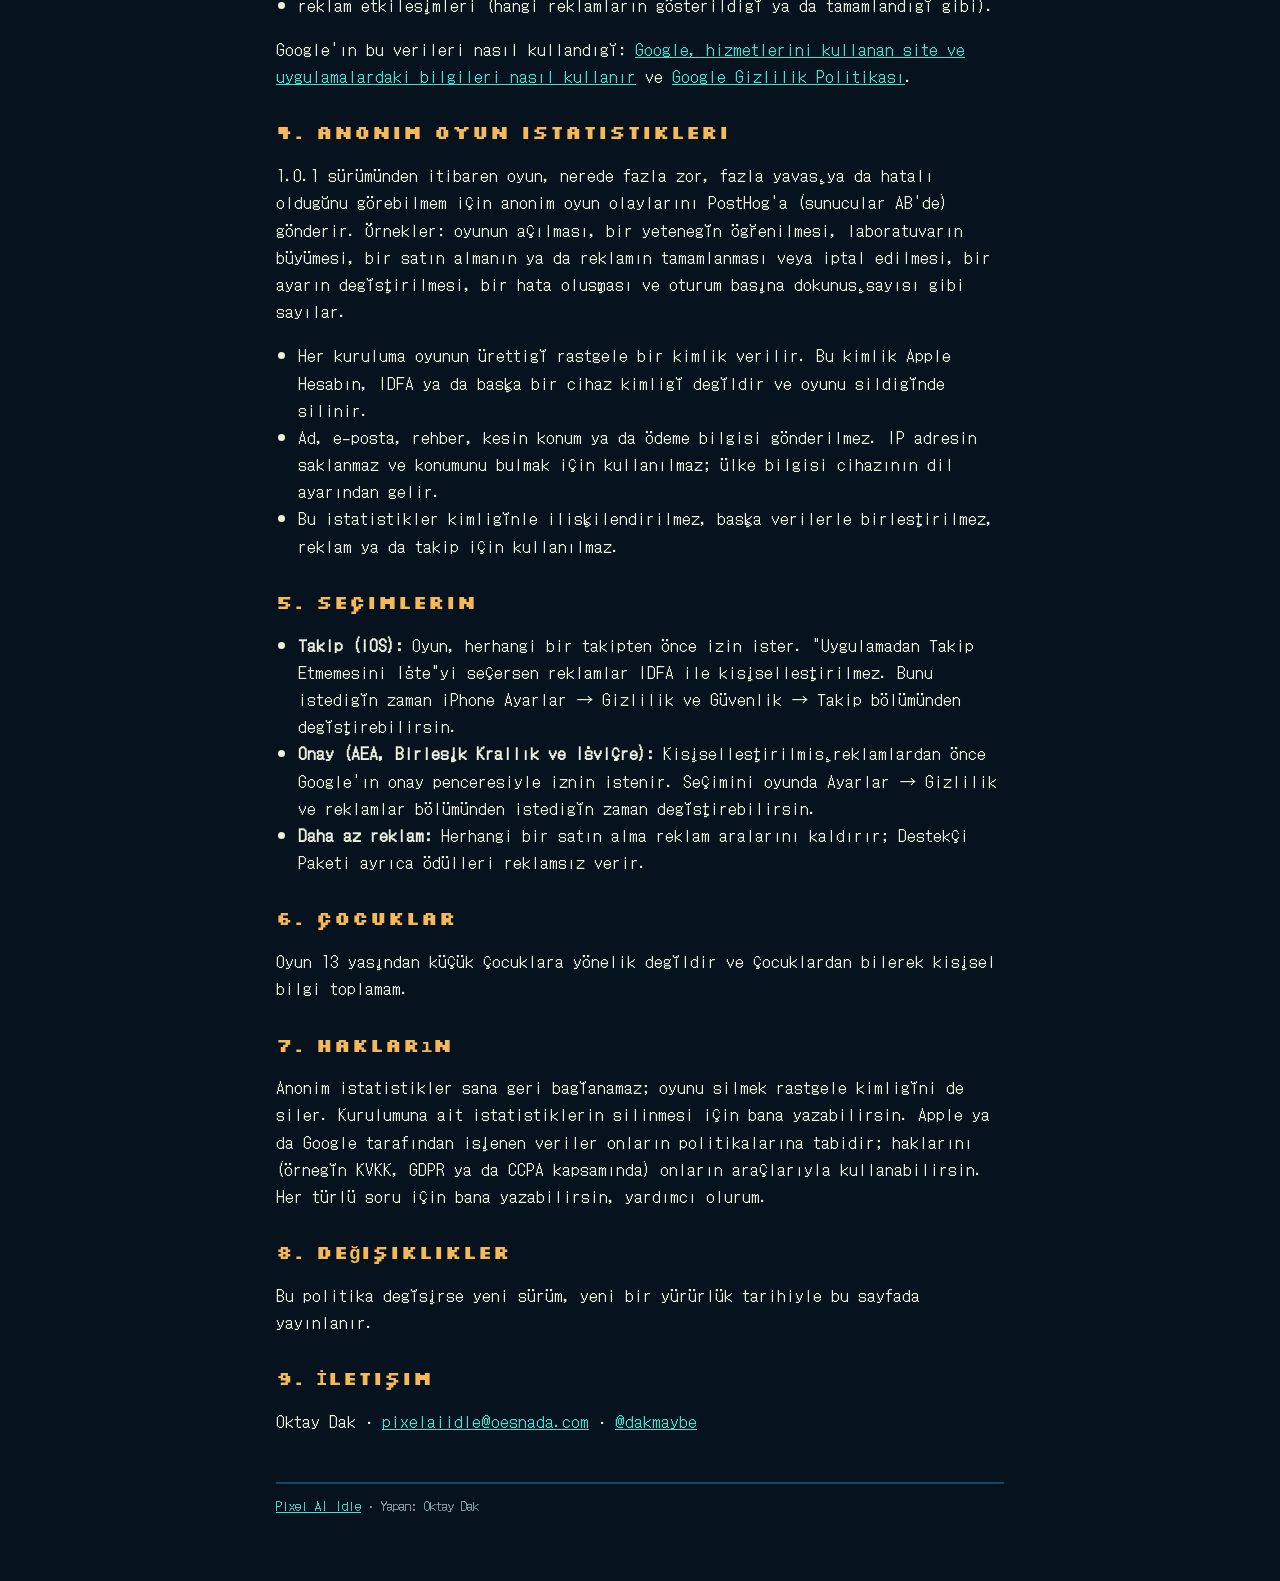
<file: pixel-ai-idle/privacy/tr.html>
<!doctype html><html lang="tr"><head><meta charset="utf-8"><meta name="viewport" content="width=device-width, initial-scale=1"><title>Pixel AI Idle — Gizlilik Politikası</title><link rel="preconnect" href="https://fonts.googleapis.com"><link rel="preconnect" href="https://fonts.gstatic.com" crossorigin><link href="https://fonts.googleapis.com/css2?family=DotGothic16&family=Silkscreen:wght@400;700&display=swap" rel="stylesheet"><link rel="stylesheet" href="/style.css"></head>
<body><main>
<a class="lang" href="./">English</a>
<p class="brand"><a href="../">PIXEL AI IDLE</a></p>
<h1>Gizlilik Politikası</h1>
<p class="muted">Yürürlük tarihi: 10 Kasım 2026</p>

<p>Pixel AI Idle ("oyun"), bağımsız geliştirici Oktay Dak ("ben") tarafından yapılmıştır. Bu politika, oyunun hangi verileri neden kullandığını açıklar. Kısaca: oyunda hesap yoktur, kişisel verilerini toplamam, ilerlemen cihazında ve kendi iCloud hesabında kalır, satın almaları ve Game Center’ı Apple yönetir, reklamları Google AdMob gösterir ve oyunu geliştirebilmem için oyun anonim oyun istatistikleri gönderir.</p>

<h2>1. Cihazında saklanan veriler</h2>
<p>Oyundaki ilerlemen (İşlem Gücü, yükseltmeler, başarımlar gibi) ve ayarların (ses, müzik, AI sesi, titreşim, bildirimler, dil) cihazında saklanır. Bana ya da işlettiğim herhangi bir sunucuya gönderilmez. Oyunu silmek bu verileri de siler. İstediğin zaman Ayarlar → İlerlemeyi Sıfırla ile de silebilirsin.</p>
<p><strong>iCloud yedeği.</strong> 1.0.2 sürümünden itibaren iCloud’a giriş yaptıysan, ilerlemenin bir kopyası kendi iCloud hesabında da (Apple’ın iCloud anahtar-değer depolaması) tutulur; böylece yeni bir cihaza seninle gelebilir. Bu kopyayı yalnızca Apple ve senin cihazların okuyabilir, ben okuyamam. İlerlemeyi Sıfırla bu kopyayı da siler. Oyun için iCloud’u iPhone Ayarlar → [adın] → iCloud bölümünden kapatabilirsin.</p>
<p><strong>Kayıt kodları.</strong> Ayarlar → Kayıt ve Yedek, ilerlemeni bir kayıt kodu olarak gösterebilir. Kod cihazında oluşturulur ve yalnızca senin paylaştığın ya da yapıştırdığın yere gider.</p>
<p><strong>Game Center.</strong> Game Center’a giriş yaptıysan oyun, başarımlarını ve iki skor tablosu puanını (toplam İşlem Gücü ve en yüksek Nesil) Apple’ın Game Center’ına bildirir. Apple bunu kendi gizlilik politikasına göre işler; Game Center ayarlarına bağlı olarak takma adın skor tablolarında diğer oyunculara görünebilir.</p>
<p><strong>Hatırlatmalar.</strong> İzin verirsen oyun, cihazında yerel bildirimler planlar (örneğin bir eğitim bittiğinde ya da çevrimdışı kazanç dolduğunda). Bunlar cihazında oluşturulur; hiçbir push servisi ya da sunucu kullanılmaz. Oyunun Ayarlar’ından ya da iPhone Ayarlar → Bildirimler’den kapatabilirsin.</p>

<h2>2. Uygulama içi satın almalar</h2>
<p>Satın almaların tamamı App Store üzerinden Apple tarafından işlenir. Ödeme bilgilerini, adını ya da Apple Hesabını hiçbir zaman görmem ve saklamam. Oyun yalnızca hangi pakete sahip olduğunu Apple'dan öğrenir ve satın alımlarını geri yüklemek için Apple'a sorabilir.</p>

<h2>3. Reklamlar (Google AdMob)</h2>
<p>Oyunda yalnızca sen bir ödül için butona dokunduğunda gösterilen isteğe bağlı ödüllü reklamlar ve doğal molalarda (örneğin sekme değiştirirken) en fazla birkaç dakikada bir çıkan kısa reklam araları vardır. Herhangi bir satın alma reklam aralarını kaldırır. Bu reklamları Google AdMob sağlar. Reklamları göstermek, ölçmek ve dolandırıcılığı önlemek için Google şu verileri toplayıp işleyebilir:</p>
<ul>
<li>cihaz ve reklam tanımlayıcıları (Apple'ın IDFA'sı yalnızca takibe izin verirsen),</li>
<li>IP adresi ve buna dayalı yaklaşık konum,</li>
<li>cihaz bilgileri (model, işletim sistemi, dil),</li>
<li>reklam etkileşimleri (hangi reklamların gösterildiği ya da tamamlandığı gibi).</li>
</ul>
<p>Google'ın bu verileri nasıl kullandığı: <a href="https://policies.google.com/technologies/partner-sites?hl=tr">Google, hizmetlerini kullanan site ve uygulamalardaki bilgileri nasıl kullanır</a> ve <a href="https://policies.google.com/privacy?hl=tr">Google Gizlilik Politikası</a>.</p>

<h2>4. Anonim oyun istatistikleri</h2>
<p>1.0.1 sürümünden itibaren oyun, nerede fazla zor, fazla yavaş ya da hatalı olduğunu görebilmem için anonim oyun olaylarını PostHog'a (sunucular AB'de) gönderir. Örnekler: oyunun açılması, bir yeteneğin öğrenilmesi, laboratuvarın büyümesi, bir satın almanın ya da reklamın tamamlanması veya iptal edilmesi, bir ayarın değiştirilmesi, bir hata oluşması ve oturum başına dokunuş sayısı gibi sayılar.</p>
<ul>
<li>Her kuruluma oyunun ürettiği rastgele bir kimlik verilir. Bu kimlik Apple Hesabın, IDFA ya da başka bir cihaz kimliği değildir ve oyunu sildiğinde silinir.</li>
<li>Ad, e-posta, rehber, kesin konum ya da ödeme bilgisi gönderilmez. IP adresin saklanmaz ve konumunu bulmak için kullanılmaz; ülke bilgisi cihazının dil ayarından gelir.</li>
<li>Bu istatistikler kimliğinle ilişkilendirilmez, başka verilerle birleştirilmez, reklam ya da takip için kullanılmaz.</li>
</ul>
<h2>5. Seçimlerin</h2>
<ul>
<li><b>Takip (iOS):</b> Oyun, herhangi bir takipten önce izin ister. "Uygulamadan Takip Etmemesini İste"yi seçersen reklamlar IDFA ile kişiselleştirilmez. Bunu istediğin zaman iPhone Ayarlar → Gizlilik ve Güvenlik → Takip bölümünden değiştirebilirsin.</li>
<li><b>Onay (AEA, Birleşik Krallık ve İsviçre):</b> Kişiselleştirilmiş reklamlardan önce Google'ın onay penceresiyle iznin istenir. Seçimini oyunda Ayarlar → Gizlilik ve reklamlar bölümünden istediğin zaman değiştirebilirsin.</li>
<li><b>Daha az reklam:</b> Herhangi bir satın alma reklam aralarını kaldırır; Destekçi Paketi ayrıca ödülleri reklamsız verir.</li>
</ul>

<h2>6. Çocuklar</h2>
<p>Oyun 13 yaşından küçük çocuklara yönelik değildir ve çocuklardan bilerek kişisel bilgi toplamam.</p>

<h2>7. Hakların</h2>
<p>Anonim istatistikler sana geri bağlanamaz; oyunu silmek rastgele kimliğini de siler. Kurulumuna ait istatistiklerin silinmesi için bana yazabilirsin. Apple ya da Google tarafından işlenen veriler onların politikalarına tabidir; haklarını (örneğin KVKK, GDPR ya da CCPA kapsamında) onların araçlarıyla kullanabilirsin. Her türlü soru için bana yazabilirsin, yardımcı olurum.</p>

<h2>8. Değişiklikler</h2>
<p>Bu politika değişirse yeni sürüm, yeni bir yürürlük tarihiyle bu sayfada yayınlanır.</p>

<h2>9. İletişim</h2>
<p>Oktay Dak · <a href="mailto:pixelaiidle@oesnada.com">pixelaiidle@oesnada.com</a> · <a href="https://x.com/dakmaybe">@dakmaybe</a></p>
<footer><a href="../">Pixel AI Idle</a> · Yapan: Oktay Dak</footer>
</main></body></html>
</file>
<file: style.css>
:root { --void:#06121e; --navy:#0b1f31; --line:#1d4560; --cyan:#45e0d2; --amber:#f5b957; --white:#edf1df; --muted:#86a2a7; }
* { box-sizing: border-box; }
html, body { margin: 0; background: var(--void); color: var(--white); font-family: 'DotGothic16', monospace; font-size: 17px; line-height: 1.6; }
main { max-width: 760px; margin: 0 auto; padding: 32px 16px 64px; }
h1, h2, .brand { font-family: 'Silkscreen', monospace; color: var(--cyan); letter-spacing: 1px; line-height: 1.2; }
h1 { font-size: 30px; margin: 8px 0 4px; }
h2 { font-size: 19px; margin: 32px 0 8px; color: var(--amber); }
a { color: var(--cyan); }
.hero { display: flex; gap: 20px; align-items: center; flex-wrap: wrap; }
.hero img { width: 120px; height: 120px; border-radius: 26px; border: 3px solid #02080f; image-rendering: pixelated; }
.card { border: 2px solid var(--line); background: var(--navy); padding: 16px 18px; margin: 16px 0; }
.muted { color: var(--muted); font-size: 14px; }
.lang { float: right; font-size: 14px; }
ul { padding-left: 22px; }
footer { margin-top: 48px; color: var(--muted); font-size: 13px; border-top: 2px solid var(--line); padding-top: 12px; }
</file>
